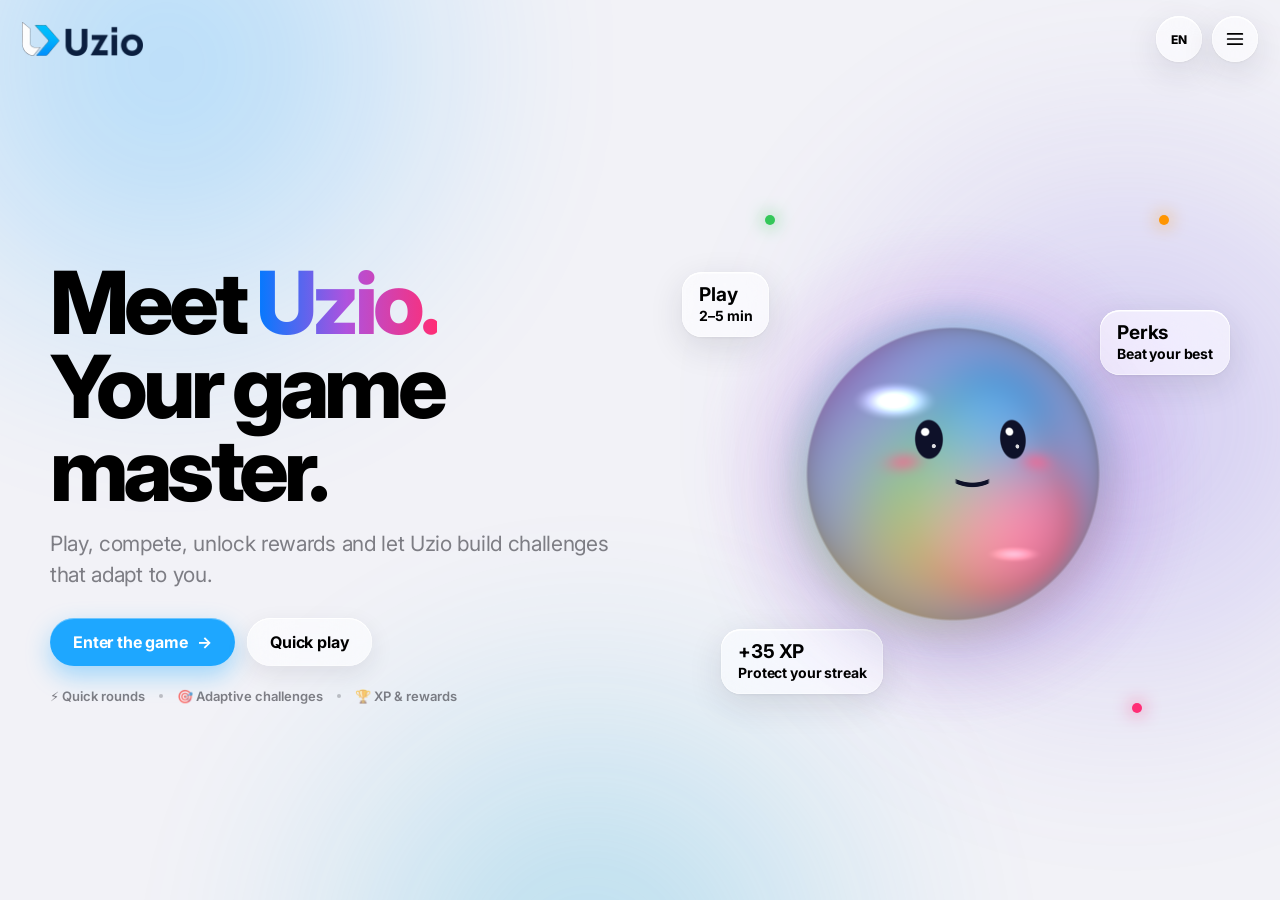
<file: index.html>
<!doctype html>
<html lang="en">
<head>
<meta charset="utf-8">
<meta name="viewport" content="width=device-width,initial-scale=1,viewport-fit=cover">
<title>Uzio</title>
<meta name="theme-color" content="#f2f2f7">
<link rel="icon" href="favicon.ico" sizes="any">
<link rel="icon" type="image/png" sizes="32x32" href="assets/favicon-32.png">
<link rel="icon" type="image/png" sizes="192x192" href="assets/favicon-192.png">
<link rel="apple-touch-icon" href="assets/apple-touch-icon.png">
<meta property="og:title" content="Uzio">
<meta property="og:image" content="assets/uzio-logo.png">
<link rel="preconnect" href="https://fonts.googleapis.com">
<link rel="preconnect" href="https://fonts.gstatic.com" crossorigin>
<link rel="stylesheet" href="https://fonts.googleapis.com/css2?family=Inter:wght@400;500;600;700;800&display=swap">
<script>try{var t=localStorage.getItem('uzio-theme');if(t==='light'||t==='dark')document.documentElement.setAttribute('data-theme',t)}catch(e){}</script>
<link rel="stylesheet" href="landing.css">
<link rel="stylesheet" href="uzio-ai.css">
<link rel="stylesheet" href="uzio-cursor.css">
</head>
<body>
<div class="wallpaper" aria-hidden="true"><i></i><i></i><i></i></div>
<div class="shell">
  <header class="topbar">
    <a class="brand" href="#" aria-label="Uzio"><img class="brand-logo logo-light" src="assets/uzio-logo-dark.png" alt="Uzio"><img class="brand-logo logo-dark" src="assets/uzio-logo.png" alt="Uzio"><img class="brand-icon" src="assets/favicon-192.png" alt="Uzio"></a>
    <div class="actions">
      <div class="pop" id="langPop">
        <button class="round-btn glass lang-btn" id="langBtn" type="button" aria-expanded="false" aria-controls="langMenu"><span id="langCode">EN</span></button>
        <div class="menu glass" id="langMenu" inert>
          <button class="menu-item" type="button" data-lang="en" aria-current="true"><span class="flag">🇬🇧</span><span>English</span><span class="check">✓</span></button>
          <button class="menu-item" type="button" data-lang="tr"><span class="flag">🇹🇷</span><span>Türkçe</span><span class="check">✓</span></button>
          <button class="menu-item" type="button" data-lang="fr"><span class="flag">🇫🇷</span><span>Français</span><span class="check">✓</span></button>
          <button class="menu-item" type="button" data-lang="de"><span class="flag">🇩🇪</span><span>Deutsch</span><span class="check">✓</span></button>
        </div>
      </div>
      <div class="pop" id="morePop">
        <button class="round-btn glass" id="moreBtn" type="button" aria-label="Open menu" aria-expanded="false" aria-controls="moreMenu"><svg viewBox="0 0 24 24"><path d="M4 6.5h16M4 12h16M4 17.5h16"/></svg></button>
        <div class="menu glass" id="moreMenu" inert>
          <a class="menu-item" href="main-page.html" id="menuEnter">Enter the game</a>
          <button class="menu-item theme-row" type="button" id="themeToggle"><span id="themeLabel">Dark mode</span><span class="switch" aria-hidden="true"><i></i></span></button>
        </div>
      </div>
    </div>
  </header>

  <main class="hero">
    <section class="copy">
      <h1 id="headline">Meet <span class="grad">Uzio.</span><br>Your game master.</h1>
      <p class="lead" id="lead">Play, compete, unlock rewards and let Uzio build challenges that adapt to you.</p>
      <div class="ctas">
        <a class="btn primary" href="main-page.html#home" id="startBtn">Enter the game <span aria-hidden="true">→</span></a>
        <a class="btn secondary" href="main-page.html#play" id="tryBtn">Quick play</a>
      </div>
      <div class="proof" aria-label="Highlights">
        <span id="proof1">⚡ Quick rounds</span><span class="dot"></span><span id="proof2">🎯 Adaptive challenges</span><span class="dot"></span><span id="proof3">🏆 XP &amp; rewards</span>
      </div>
    </section>

    <section class="visual" aria-label="Uzio character">
      <div class="halo"></div>
      <div class="bubble glass b1"><b>Play</b><span id="bubble1">2–5 min</span></div>
      <div class="bubble glass b2"><b>Perks</b><span id="bubble2">Beat your best</span></div>
      <div class="bubble glass b3"><b>+35 XP</b><span id="bubble3">Protect your streak</span></div>
      <div class="spark s1"></div><div class="spark s2"></div><div class="spark s3"></div>
      <a class="uzio-orb" href="main-page.html#uzio-ai" aria-label="Open Uzio AI">
        <span class="orb-body" id="orbBody">
          <canvas id="uzioOrb" width="512" height="512" aria-hidden="true"></canvas>
          <span class="orb-fx" aria-hidden="true"><span class="hat" id="orbHat"></span></span>
        </span>
      </a>
    </section>
  </main>
</div>
<script src="landing.js"></script>
<script src="uzio-cursor.js"></script>
<script src="uzio-ai.js"></script>
</body>
</html>
</file>
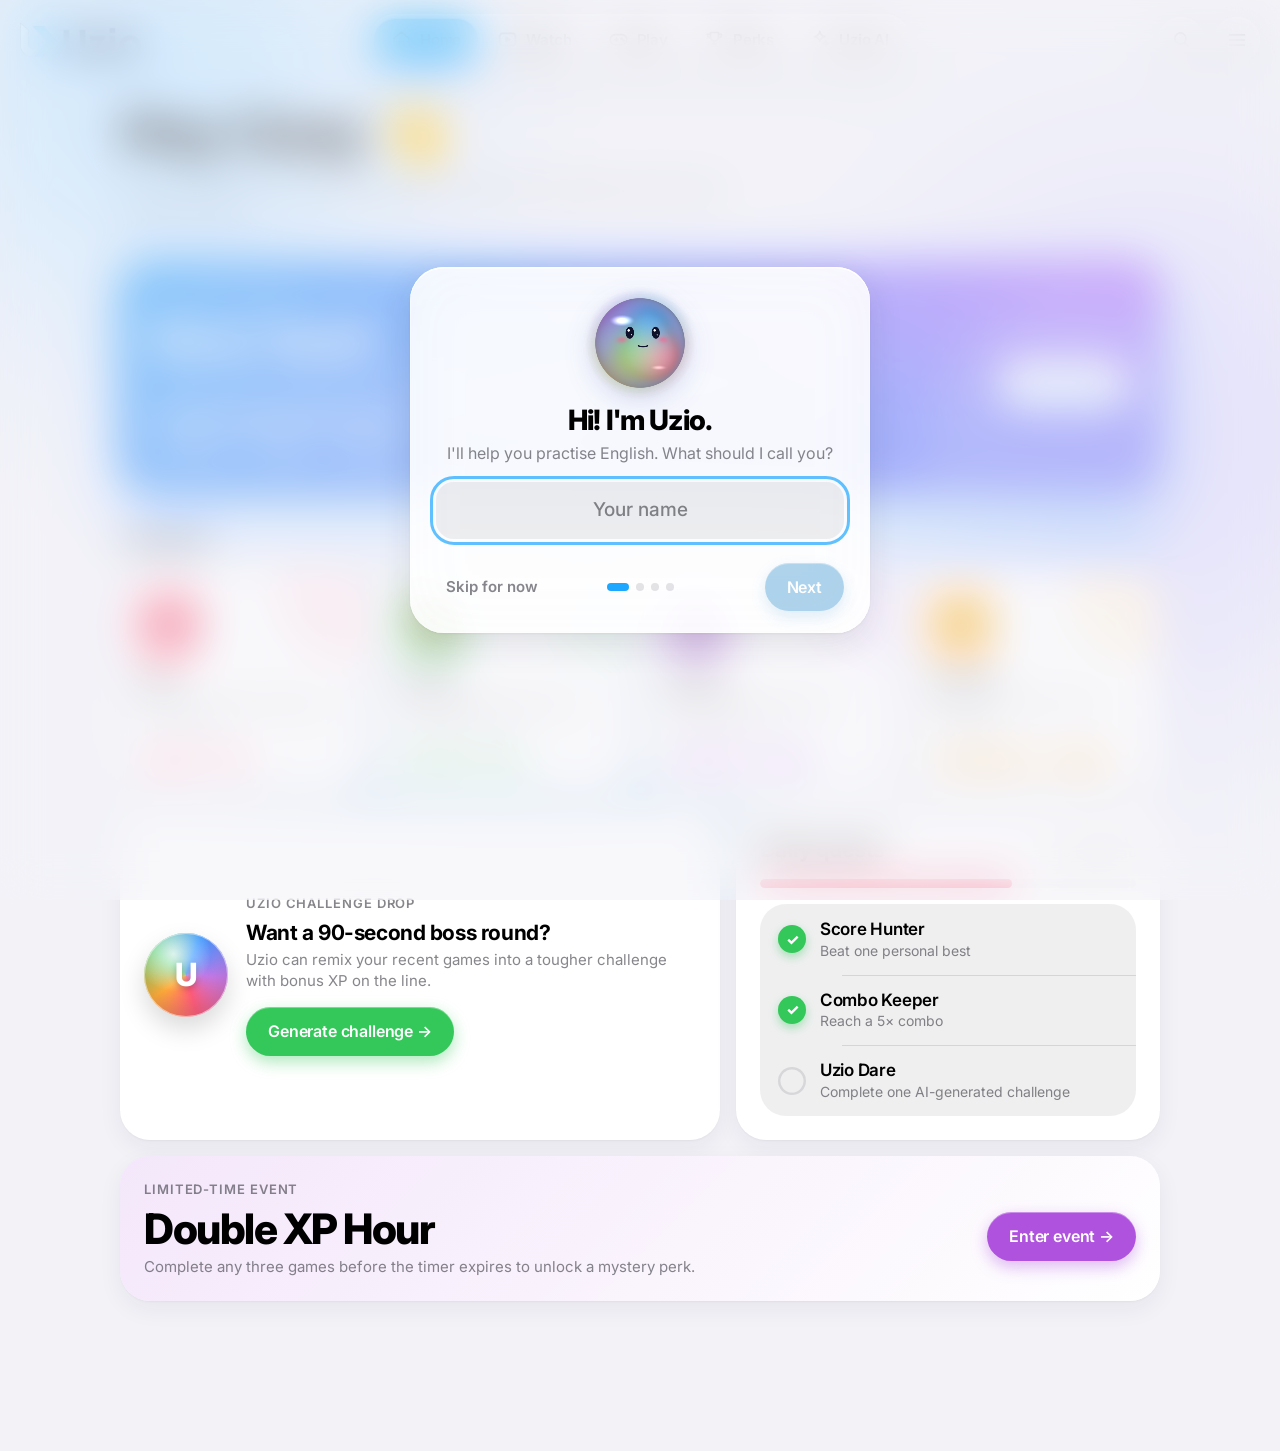
<file: main-page.html>
<!doctype html>
<html lang="en">
<head>
<meta charset="utf-8">
<meta name="viewport" content="width=device-width,initial-scale=1,viewport-fit=cover">
<title>Uzio</title>
<meta name="theme-color" content="#f2f2f7">
<link rel="icon" href="favicon.ico" sizes="any">
<link rel="icon" type="image/png" sizes="32x32" href="assets/favicon-32.png">
<link rel="icon" type="image/png" sizes="192x192" href="assets/favicon-192.png">
<link rel="apple-touch-icon" href="assets/apple-touch-icon.png">
<meta property="og:title" content="Uzio">
<meta property="og:image" content="assets/uzio-logo.png">
<link rel="preconnect" href="https://fonts.googleapis.com">
<link rel="preconnect" href="https://fonts.gstatic.com" crossorigin>
<link rel="stylesheet" href="https://fonts.googleapis.com/css2?family=Inter:wght@400;500;600;700;800&display=swap">
<script>try{var t=localStorage.getItem('uzio-theme');if(t==='light'||t==='dark')document.documentElement.setAttribute('data-theme',t)}catch(e){}</script>
<link rel="stylesheet" href="style.css">
<link rel="stylesheet" href="uzio-ai.css">
<link rel="stylesheet" href="uzio-cursor.css">
</head>
<body>

<div class="wallpaper" aria-hidden="true"><i></i><i></i><i></i></div>
<svg width="0" height="0" style="position:absolute" aria-hidden="true" focusable="false">
  <defs>
    <filter id="goo" x="-20%" y="-60%" width="140%" height="220%" color-interpolation-filters="sRGB">
      <feGaussianBlur in="SourceGraphic" stdDeviation="7" result="blur"/>
      <feColorMatrix in="blur" mode="matrix" values="1 0 0 0 0  0 1 0 0 0  0 0 1 0 0  0 0 0 20 -8"/>
    </filter>
  </defs>
</svg>

<header class="bar" id="bar">
  <a class="brand" href="#home" aria-label="Uzio home"><img class="brand-logo logo-light" src="assets/uzio-logo-dark.png" alt="Uzio"><img class="brand-logo logo-dark" src="assets/uzio-logo.png" alt="Uzio"><img class="brand-icon" src="assets/favicon-192.png" alt="Uzio"></a>

  <nav class="tabs glass" id="tabs" aria-label="Main">
    <span class="dropwrap" aria-hidden="true"><i class="d-from"></i><i class="d-bridge"></i><i class="d-head"></i></span>
    <a class="tab" href="#home" data-view="home" style="--c:#1ea7ff">
      <svg viewBox="0 0 24 24" aria-hidden="true"><path d="M3.5 10.8 12 3.5l8.5 7.3V19a1.5 1.5 0 0 1-1.5 1.5h-4.2v-6H9.2v6H5A1.5 1.5 0 0 1 3.5 19z"/></svg><span>Home</span></a>
    <a class="tab" href="#watch" data-view="watch" style="--c:#b44dff">
      <svg viewBox="0 0 24 24" aria-hidden="true"><rect x="3" y="5" width="18" height="14" rx="3.5"/><path d="m10.2 9.4 4.4 2.6-4.4 2.6z" fill="currentColor"/></svg><span>Watch</span></a>
    <a class="tab" href="#play" data-view="play" style="--c:#ff2d75">
      <svg viewBox="0 0 24 24" aria-hidden="true"><rect x="2.5" y="6.5" width="19" height="11.5" rx="5.75"/><path d="M7.5 12.2h4M9.5 10.2v4"/><circle cx="15.6" cy="11.2" r=".8" fill="currentColor"/><circle cx="17.9" cy="13.4" r=".8" fill="currentColor"/></svg><span>Play</span></a>
    <a class="tab" href="#perks" data-view="perks" style="--c:#b8ff1f">
      <svg viewBox="0 0 24 24" aria-hidden="true"><path d="M7.5 4h9v5.2a4.5 4.5 0 0 1-9 0zM7.5 6H4v1a3.2 3.2 0 0 0 3.8 3.1M16.5 6H20v1a3.2 3.2 0 0 1-3.8 3.1M12 13.7V17M8.5 20h7M9.8 17h4.4"/></svg><span>Perks</span></a>
    <a class="tab" href="#uzio-ai" data-view="uzio-ai" style="--c:#ffa11a">
      <svg viewBox="0 0 24 24" aria-hidden="true"><path d="M11.2 2.8c.62 3.42 2.48 5.28 5.9 5.9-3.42.62-5.28 2.48-5.9 5.9-.62-3.42-2.48-5.28-5.9-5.9 3.42-.62 5.28-2.48 5.9-5.9Z"/><path d="M18.1 13.7c.32 1.8 1.28 2.76 3.08 3.08-1.8.32-2.76 1.28-3.08 3.08-.32-1.8-1.28-2.76-3.08-3.08 1.8-.32 2.76-1.28 3.08-3.08Z"/></svg><span>Uzio AI</span></a>
  </nav>

  <div class="actions">

    <div class="search-pill glass" id="searchPill" role="search">
      <button class="search-btn" id="searchBtn" type="button" aria-label="Search" title="Search">
        <svg viewBox="0 0 24 24" aria-hidden="true"><circle cx="10.8" cy="10.8" r="6.3"/><path d="m15.5 15.5 4.2 4.2"/></svg>
      </button>
      <input class="search-input" id="searchInput" type="search" placeholder="Search" autocomplete="off" aria-label="Search">
    </div>

    <div class="acct" id="acct">
    <button class="round-btn glass" id="acctBtn" type="button" aria-label="Open account menu" aria-expanded="false" aria-controls="menu">
      <svg viewBox="0 0 24 24" aria-hidden="true"><path class="hl" d="M4 6.5h16"/><path class="hl" d="M4 12h16"/><path class="hl" d="M4 17.5h16"/></svg>
    </button>
    <div class="menu glass" id="menu" inert>
      <div class="menu-head"><span class="avatar" id="menuAvatar">U</span><div><b id="menuName">Uzay</b><small>Level 7 · Explorer</small></div></div>
      <hr>
      <button class="menu-item" type="button" data-menu="Account">Account
        <svg viewBox="0 0 24 24"><circle cx="12" cy="8" r="4"/><path d="M4.5 21a7.5 7.5 0 0 1 15 0"/></svg></button>
      <button class="menu-item" type="button" data-menu="Settings">Settings
        <svg viewBox="0 0 24 24"><circle cx="12" cy="12" r="3"/><path d="M12 2.8v2.4M12 18.8v2.4M2.8 12h2.4M18.8 12h2.4M5.5 5.5l1.7 1.7M16.8 16.8l1.7 1.7M5.5 18.5l1.7-1.7M16.8 7.2l1.7-1.7"/></svg></button>
      <button class="menu-item" type="button" data-menu="My Plan">My Plan
        <svg viewBox="0 0 24 24"><rect x="3" y="5" width="18" height="14" rx="3"/><path d="M3 10h18M7 15h4"/></svg></button>
      <button class="menu-item" type="button" id="replayOnb">Replay welcome
        <svg viewBox="0 0 24 24"><path d="M4 12a8 8 0 1 0 2.6-5.9"/><path d="M4 4v4.5h4.5"/></svg></button>
      <hr>
      <div class="menu-lang" id="menuLang">
        <button class="menu-item menu-lang-toggle" type="button" id="menuLangBtn" aria-expanded="false" aria-controls="langMenu">
          <span id="menuLangLabel">Language</span><span class="menu-lang-code" id="langCode">EN</span>
        </button>
        <div class="menu-lang-options" id="langMenu" hidden>
          <button class="menu-item lang-option" type="button" data-lang="en"><span class="flag">🇬🇧</span><span class="lang-name">English</span><span class="lang-check">✓</span></button>
          <button class="menu-item lang-option" type="button" data-lang="tr"><span class="flag">🇹🇷</span><span class="lang-name">Türkçe</span><span class="lang-check">✓</span></button>
          <button class="menu-item lang-option" type="button" data-lang="fr"><span class="flag">🇫🇷</span><span class="lang-name">Français</span><span class="lang-check">✓</span></button>
          <button class="menu-item lang-option" type="button" data-lang="de"><span class="flag">🇩🇪</span><span class="lang-name">Deutsch</span><span class="lang-check">✓</span></button>
        </div>
      </div>
      <hr>
      <div class="menu-item" style="cursor:default"><span>Dark mode</span>
        <button id="themeToggle" class="switch" type="button" role="switch" aria-checked="false" aria-label="Dark mode">
          <span class="track t-day"></span><span class="track t-night"></span>
          <span class="stars"><i></i><i></i><i></i><i></i><i></i></span>
          <span class="clouds"><i></i><i></i></span>
          <span class="knob">
            <svg class="ic s" viewBox="0 0 24 24" aria-hidden="true"><circle cx="12" cy="12" r="4"/><path d="M12 2v2M12 20v2M2 12h2M20 12h2M4.9 4.9l1.4 1.4M17.7 17.7l1.4 1.4M4.9 19.1l1.4-1.4M17.7 6.3l1.4-1.4"/></svg>
            <svg class="ic m" viewBox="0 0 24 24" aria-hidden="true"><path d="M21 12.8A9 9 0 1 1 11.2 3a7 7 0 0 0 9.8 9.8z"/></svg>
          </span>
        </button></div>
    </div>
  </div>
  </div>
</header>

<main>
  <section class="large" id="view" aria-live="polite">
    <h1 class="t" id="title">Hey Uzay 👋</h1>
    <p class="t" id="blurb"></p>
  </section>
  <div class="panel" id="panel"></div>
</main>

<a class="uzio-orb" href="#uzio-ai" aria-label="Open Uzio AI">
  <span class="orb-label glass">Open Uzio AI</span>
  <span class="orb-body" id="orbBody">
    <canvas id="uzioOrb" width="512" height="512" aria-hidden="true"></canvas>
    <span class="orb-fx" aria-hidden="true"><span class="hat" id="orbHat"></span></span>
  </span>
</a>

<div class="onb" id="onb" role="dialog" aria-modal="true" aria-labelledby="onbTitle" inert>
  <div class="onb-card glass">
    <div class="uzio-mini onb-orb" aria-hidden="true"><span>U</span></div>
    <div id="onbBody"></div>
    <div class="onb-foot"><span id="onbLeft"></span><span class="dots" id="onbDots" aria-hidden="true"><i></i><i></i><i></i><i></i></span><span id="onbRight"></span></div>
  </div>
</div>

<div class="toast" id="toast" role="status"></div>

<button class="back-top glass" id="backTop" type="button" aria-label="Back to top">
  <svg viewBox="0 0 24 24" aria-hidden="true"><path d="m6 14 6-6 6 6"/></svg>
  <span>Back to top</span>
</button>

<script src="script.js"></script>
<script src="uzio-cursor.js"></script>
<script src="uzio-ai.js"></script>
</body>
</html>
</file>
<file: landing.css>
@property --accent { syntax:'<color>'; inherits:true; initial-value:#1ea7ff; }
:root{
  color-scheme:light;
  --font:"SF Pro Display","SF Pro Text",-apple-system,BlinkMacSystemFont,"Inter",system-ui,sans-serif;
  --spring:cubic-bezier(.32,1.25,.45,1); --smooth:cubic-bezier(.32,.72,0,1);
  --bg:#f2f2f7; --card:#fff; --fg:#000; --fg2:rgba(60,60,67,.64);
  --fill:rgba(120,120,128,.12); --fill2:rgba(120,120,128,.2); --sep:rgba(60,60,67,.14);
  --glass:rgba(255,255,255,.58); --glass-edge:rgba(255,255,255,.75); --spec:rgba(255,255,255,.95);
  --glass-shadow:0 10px 34px rgba(30,30,60,.12),0 1px 3px rgba(0,0,0,.06);
  --blue:#007AFF; --pink:#FF2D75; --green:#34C759; --purple:#AF52DE; --orange:#FF9500; --teal:#30B0C7;
  --accent:#1ea7ff; --night:0;
}
@media(prefers-color-scheme:dark){:root:not([data-theme="light"]){color-scheme:dark;--bg:#000;--card:#1c1c1e;--fg:#fff;--fg2:rgba(235,235,245,.64);--fill:rgba(120,120,128,.24);--fill2:rgba(120,120,128,.36);--sep:rgba(84,84,88,.6);--glass:rgba(58,58,62,.5);--glass-edge:rgba(255,255,255,.16);--spec:rgba(255,255,255,.28);--glass-shadow:0 12px 40px rgba(0,0,0,.55),0 1px 3px rgba(0,0,0,.4);--night:1}}
:root[data-theme="dark"]{color-scheme:dark;--bg:#000;--card:#1c1c1e;--fg:#fff;--fg2:rgba(235,235,245,.64);--fill:rgba(120,120,128,.24);--fill2:rgba(120,120,128,.36);--sep:rgba(84,84,88,.6);--glass:rgba(58,58,62,.5);--glass-edge:rgba(255,255,255,.16);--spec:rgba(255,255,255,.28);--glass-shadow:0 12px 40px rgba(0,0,0,.55),0 1px 3px rgba(0,0,0,.4);--night:1}
*{box-sizing:border-box;-webkit-tap-highlight-color:transparent}
html,body{margin:0;width:100%;height:100%;overflow:hidden}
body{font-family:var(--font);background:var(--bg);color:var(--fg);-webkit-font-smoothing:antialiased;text-rendering:optimizeLegibility}
button,a{font:inherit;color:inherit}
:focus-visible{outline:3px solid color-mix(in srgb,var(--accent) 70%,transparent);outline-offset:3px}
.wallpaper{position:fixed;inset:0;z-index:-2;overflow:hidden;pointer-events:none}
.wallpaper i{position:absolute;width:62vmax;height:62vmax;border-radius:50%;filter:blur(82px);opacity:.33}
.wallpaper i:nth-child(1){left:-18vmax;top:-26vmax;background:radial-gradient(circle,var(--accent),transparent 66%);animation:d1 22s ease-in-out infinite alternate}
.wallpaper i:nth-child(2){right:-19vmax;top:2vmax;background:radial-gradient(circle,color-mix(in srgb,var(--accent) 30%,var(--purple)),transparent 66%);animation:d2 27s ease-in-out infinite alternate}
.wallpaper i:nth-child(3){left:15vmax;bottom:-36vmax;background:radial-gradient(circle,color-mix(in srgb,var(--accent) 35%,var(--teal)),transparent 66%);animation:d3 25s ease-in-out infinite alternate}
@keyframes d1{to{translate:18vmax 12vmax;scale:1.16}}@keyframes d2{to{translate:-15vmax 8vmax;scale:.9}}@keyframes d3{to{translate:14vmax -10vmax;scale:1.14}}
.glass{background:var(--glass);-webkit-backdrop-filter:blur(30px) saturate(1.9);backdrop-filter:blur(30px) saturate(1.9);box-shadow:inset 0 0 0 .5px var(--glass-edge),inset 0 1.5px 0 var(--spec),inset 0 -1px 0 rgba(255,255,255,.08),var(--glass-shadow)}
.shell{height:100dvh;display:grid;grid-template-rows:auto 1fr;padding:0 max(22px,env(safe-area-inset-right)) max(18px,env(safe-area-inset-bottom)) max(22px,env(safe-area-inset-left))}
.topbar{position:relative;z-index:30;display:grid;grid-template-columns:1fr auto;align-items:center;padding:calc(16px + env(safe-area-inset-top)) 0 12px}
.brand{display:flex;align-items:center;gap:10px;text-decoration:none;font-size:19px;font-weight:700;letter-spacing:-.02em;width:max-content}
.brand-mark{width:36px;height:36px;border-radius:12px;display:grid;place-items:center;background:linear-gradient(160deg,color-mix(in srgb,var(--accent) 70%,#fff),var(--accent));color:#0b0e1d;font-weight:800;font-size:19px;box-shadow:inset 0 1px 0 rgba(255,255,255,.5),0 4px 12px color-mix(in srgb,var(--accent) 45%,transparent)}
.actions{display:flex;gap:10px;align-items:center}.round-btn{width:46px;height:46px;padding:0;border:0;border-radius:50%;display:grid;place-items:center;cursor:pointer;transition:transform .4s var(--spring)}.round-btn:hover{filter:brightness(1.03)}.round-btn:active{transform:scale(.92)}.round-btn svg{width:22px;height:22px;fill:none;stroke:currentColor;stroke-width:1.9;stroke-linecap:round;stroke-linejoin:round}.round-btn.lang-btn{font-size:12px;font-weight:800;letter-spacing:.04em}
.pop{position:relative}.menu{position:absolute;right:0;top:calc(100% + 10px);width:230px;padding:8px;border-radius:26px;opacity:0;visibility:hidden;pointer-events:none;transform:translateY(-8px) scale(.92);transform-origin:top right;transition:opacity .2s ease,transform .45s var(--spring),visibility .2s}.pop.open .menu{opacity:1;visibility:visible;pointer-events:auto;transform:none}
.menu-item{width:100%;display:flex;align-items:center;gap:12px;padding:12px;border:0;border-radius:16px;background:transparent;cursor:pointer;text-align:left;font-size:15px;font-weight:600;text-decoration:none}.menu-item:hover{background:var(--fill)}.flag{width:26px;text-align:center;font-size:18px}.menu-item .check{margin-left:auto;color:var(--accent);opacity:0}.menu-item[aria-current="true"]{background:color-mix(in srgb,var(--accent) 12%,transparent)}.menu-item[aria-current="true"] .check{opacity:1}.menu hr{border:0;height:.5px;background:var(--sep);margin:6px 12px}.theme-row{justify-content:space-between}.switch{width:44px;height:24px;border:1px solid color-mix(in srgb,var(--fg) 20%,transparent);border-radius:99px;background:linear-gradient(180deg,#74c9ff,#d6efff);position:relative;padding:0;cursor:pointer;overflow:hidden}.switch:before{content:"";position:absolute;inset:0;background:linear-gradient(180deg,#15204f,#070b24);opacity:var(--night);transition:opacity .5s}.switch i{position:absolute;top:3px;left:3px;width:16px;height:16px;border-radius:50%;background:#fff;box-shadow:0 1px 4px rgba(0,0,0,.35);transform:translateX(calc(var(--night) * 20px));transition:transform .4s var(--spring)}
.hero{min-height:0;display:grid;grid-template-columns:minmax(0,1.02fr) minmax(340px,.98fr);gap:clamp(18px,4vw,70px);align-items:center;width:min(1180px,100%);margin:0 auto;padding:clamp(12px,3vh,28px) 0 clamp(20px,4vh,46px)}
.copy{align-self:center;max-width:650px}
h1{margin:18px 0 16px;font-size:clamp(46px,6.8vw,88px);line-height:.96;letter-spacing:-.055em;font-weight:800;text-wrap:balance}h1 .grad{background:linear-gradient(90deg,var(--blue),var(--purple),var(--pink));-webkit-background-clip:text;background-clip:text;color:transparent}
.lead{margin:0;max-width:52ch;color:var(--fg2);font-size:clamp(17px,1.8vw,21px);line-height:1.48;letter-spacing:-.015em}.ctas{display:flex;align-items:center;gap:12px;flex-wrap:wrap;margin-top:28px}.btn{display:inline-flex;align-items:center;justify-content:center;gap:9px;padding:14px 23px;border:0;border-radius:999px;text-decoration:none;cursor:pointer;font-size:16px;font-weight:700;letter-spacing:-.01em;transition:transform .4s var(--spring),filter .2s ease}.btn:hover{filter:brightness(1.04)}.btn:active{transform:scale(.95)}.primary{background:var(--accent);color:#fff;box-shadow:inset 0 1px 0 rgba(255,255,255,.35),0 10px 24px color-mix(in srgb,var(--accent) 38%,transparent)}.secondary{background:var(--glass);-webkit-backdrop-filter:blur(22px) saturate(1.7);backdrop-filter:blur(22px) saturate(1.7);box-shadow:inset 0 0 0 .5px var(--glass-edge),inset 0 1px 0 var(--spec),0 8px 24px rgba(30,30,60,.09)}.proof{display:flex;gap:14px;align-items:center;margin-top:22px;color:var(--fg2);font-size:13px;font-weight:600;flex-wrap:wrap}.proof span{display:flex;gap:6px;align-items:center}.dot{width:4px;height:4px;border-radius:50%;background:var(--fg2);opacity:.45}
.visual{position:relative;height:min(70vh,650px);min-height:420px;display:grid;place-items:center;isolation:isolate}.halo{position:absolute;width:min(42vw,510px);aspect-ratio:1;border-radius:50%;background:radial-gradient(circle,color-mix(in srgb,var(--accent) 25%,transparent) 0 34%,color-mix(in srgb,var(--purple) 12%,transparent) 48%,transparent 70%);filter:blur(10px);animation:pulse 5s ease-in-out infinite}@keyframes pulse{50%{transform:scale(1.08);opacity:.82}}
.uzio-orb{position:relative;z-index:5;display:block;width:min(34vw,390px);aspect-ratio:1;color:var(--fg);text-decoration:none;outline:none;cursor:pointer}
.orb-body{position:relative;display:block;width:100%;height:100%;animation:orbfloat 4.2s ease-in-out infinite;filter:drop-shadow(0 24px 34px rgba(60,70,150,.24));transform-origin:center}
.uzio-orb canvas{display:block;width:100%;height:100%}.orb-fx{position:absolute;inset:0;pointer-events:none;overflow:visible}.hat{display:none!important}.hat svg{display:block;width:100%;height:100%;overflow:visible}.hat .prop{transform-box:fill-box;transform-origin:center;animation:propspin .38s linear infinite}@keyframes propspin{0%{transform:scaleX(1)}50%{transform:scaleX(-1)}100%{transform:scaleX(1)}}
.uzio-orb.no-gl canvas{background:conic-gradient(from 0deg,#1ea7ff,#ff2d75,#b8ff1f,#b44dff,#ffa11a,#1ea7ff);clip-path:circle(37%)}@keyframes orbfloat{50%{transform:translateY(-12px)}}
.bubble{position:absolute;padding:13px 17px;border-radius:20px;font-size:14px;font-weight:700;letter-spacing:-.01em;animation:bob 5s ease-in-out infinite}.bubble b{display:block;font-size:19px;line-height:1.05;margin-bottom:2px}.b1{left:1%;top:18%;animation-delay:-1s}.b2{right:0;top:24%;animation-delay:-2.4s}.b3{left:8%;bottom:15%;animation-delay:-3.2s}@keyframes bob{50%{transform:translateY(-8px) rotate(1deg)}}
.spark{position:absolute;width:10px;height:10px;border-radius:50%;background:var(--c);box-shadow:0 0 18px var(--c);animation:tw 2.4s ease-in-out infinite alternate}.s1{--c:var(--pink);right:16%;bottom:12%}.s2{--c:var(--green);left:16%;top:9%;animation-delay:-1.1s}.s3{--c:var(--orange);right:11%;top:9%;animation-delay:-.5s}@keyframes tw{to{opacity:.25;transform:scale(.6)}}
@media(max-width:820px){.shell{padding-left:18px;padding-right:18px}.hero{grid-template-columns:1fr;gap:0;text-align:center;padding-top:4px;padding-bottom:14px}.copy{margin:auto;z-index:2}h1{font-size:clamp(42px,12vw,68px);margin:12px 0 12px}.lead{font-size:16px;max-width:38ch;margin:auto}.ctas,.proof{justify-content:center}.ctas{margin-top:20px}.visual{height:36vh;min-height:245px;margin-top:-8px}.uzio-orb{width:min(56vw,280px)}.halo{width:min(70vw,350px)}.bubble{padding:9px 12px;font-size:11px;border-radius:15px}.bubble b{font-size:15px}.b1{left:4%;top:10%}.b2{right:3%;top:16%}.b3{left:10%;bottom:7%}.proof{margin-top:14px;font-size:11.5px}}
@media(max-width:480px){.topbar{padding-top:calc(10px + env(safe-area-inset-top));padding-bottom:6px}.brand span:last-child{display:none}.round-btn{width:42px;height:42px}.hero{padding-top:0}h1{font-size:clamp(40px,12.8vw,58px);margin-top:2px}.lead{font-size:14.5px;line-height:1.4}.ctas{margin-top:16px}.btn{padding:12px 18px;font-size:14px}.proof{display:none}.visual{height:38vh;min-height:220px}.uzio-orb{width:min(62vw,245px)}.b3{display:none}}
@media(max-height:720px) and (min-width:821px){h1{font-size:clamp(44px,6vw,68px);margin:12px 0}.lead{font-size:17px}.visual{height:64vh;min-height:360px}.uzio-orb{width:min(31vw,330px)}.ctas{margin-top:20px}.proof{margin-top:14px}}

/* ---------- Magnetic hover: landing page only ---------- */
@media (hover:hover) and (pointer:fine){
  .magnetic{will-change:transform;transform-style:preserve-3d;transition:transform .42s var(--spring),filter .2s ease,box-shadow .25s ease}
  .magnetic.is-magnetic{transition:transform .10s ease-out,filter .2s ease,box-shadow .25s ease}
  .btn.magnetic:hover{filter:brightness(1.04)}
}

@media(prefers-reduced-motion:reduce){*,*::before,*::after{animation-duration:.01ms!important;animation-iteration-count:1!important;transition-duration:.01ms!important}}

.brand-logo{height:34px;width:auto;display:block}
.brand-icon{display:none;width:36px;height:36px}
@media(max-width:480px){.brand-logo{display:none}.brand-icon{display:block}}

/* logo: dark wordmark on light theme, white wordmark on dark theme */
.logo-dark{display:none}
@media(prefers-color-scheme:dark){:root:not([data-theme="light"]) .logo-light{display:none}:root:not([data-theme="light"]) .logo-dark{display:block}}
:root[data-theme="dark"] .logo-light{display:none}
:root[data-theme="dark"] .logo-dark{display:block}
@media(max-width:480px){.brand-logo.logo-light,.brand-logo.logo-dark,:root:not([data-theme="light"]) .brand-logo.logo-dark,:root[data-theme="dark"] .brand-logo.logo-dark{display:none}}
</file>
<file: uzio-ai.css>
/* Uzio AI chat panel. Uses the site's own theme variables, so light/dark and accent colours just work. */
.uai {
  --uai-accent: var(--accent, #007AFF);
  position: fixed; z-index: 90;
  right: var(--uai-r, max(14px, env(safe-area-inset-right, 0px)));
  bottom: var(--uai-b, calc(18px + env(safe-area-inset-bottom, 0px)));
  width: min(400px, calc(100vw - 28px));
  height: min(620px, calc(100dvh - 40px));
  display: flex; flex-direction: column; overflow: hidden;
  border-radius: 28px;
  color: var(--fg, #000); font-family: inherit;
  background: color-mix(in srgb, var(--card, #fff) 80%, transparent);
  -webkit-backdrop-filter: blur(34px) saturate(1.8); backdrop-filter: blur(34px) saturate(1.8);
  box-shadow: inset 0 0 0 .5px var(--glass-edge, rgba(255, 255, 255, .7)), inset 0 1.5px 0 var(--spec, rgba(255, 255, 255, .9)),
    var(--glass-shadow, 0 10px 34px rgba(30, 30, 60, .14)), 0 24px 60px color-mix(in srgb, var(--uai-accent) 16%, transparent);
  transform-origin: 90% 100%;
  opacity: 0; visibility: hidden; transform: translateY(18px) scale(.92);
  transition: opacity .25s ease, transform .45s cubic-bezier(.32, 1.25, .45, 1), visibility 0s linear .45s;
}
/* on the game hub the chat grows from the exact spot where the orb sits (--uai-r / --uai-b are measured in JS) */
.uai--hub { height: min(620px, calc(100dvh - var(--uai-b, 18px) - 84px)); }
.uai.open { opacity: 1; visibility: visible; transform: none; transition-delay: 0s; }

.uai-head { display: flex; align-items: center; gap: 12px; padding: 14px 12px 12px 16px; border-bottom: .5px solid var(--sep, rgba(60, 60, 67, .2)); }
/* the header slot holds the real Uzio orb (moved here from the page when the chat opens) */
.uai-av { position: relative; flex: none; width: 64px; height: 64px; margin: -10px -4px -10px -8px; }
.uai-av .orb-body, .uai-fly .orb-body {
  position: absolute; inset: 0; width: 100%; height: 100%; animation: none;
  filter: drop-shadow(0 4px 8px var(--orb-shadow, rgba(60, 70, 150, .25)));
}
/* welcome window: the real orb replaces the old "U" badge */
.onb-orb.has-orb { overflow: visible; background: none; box-shadow: none; animation: none; }
.onb-orb.has-orb::before, .onb-orb.has-orb > span:not(.orb-body) { display: none; }
.onb-orb .orb-body { position: absolute; inset: -14px; width: auto; height: auto; animation: none; filter: drop-shadow(0 8px 14px var(--orb-shadow, rgba(60, 70, 150, .25))); }
.uai-av canvas, .uai-fly canvas, .onb-orb canvas { display: block; width: 100%; height: 100%; }
.uai-fly { position: fixed; z-index: 95; margin: 0; pointer-events: none; transform-origin: 0 0; }
.uai-fly.no-gl canvas, .uai-av.no-gl canvas, .onb-orb.no-gl canvas { background: conic-gradient(from 0deg, #1ea7ff, #ff2d75, #b8ff1f, #b44dff, #ffa11a, #1ea7ff); clip-path: circle(37%); }
.uai-id { flex: 1; min-width: 0; display: grid; gap: 1px; }
.uai-id b { font-size: 17px; font-weight: 700; letter-spacing: -.02em; }
.uai-id small { font-size: 12.5px; color: var(--fg2, rgba(60, 60, 67, .62)); white-space: nowrap; overflow: hidden; text-overflow: ellipsis; }
.uai-ib {
  flex: none; width: 34px; height: 34px; display: grid; place-items: center; border: 0; border-radius: 50%; cursor: pointer;
  background: var(--fill, rgba(120, 120, 128, .12)); color: var(--fg, #000); transition: transform .3s cubic-bezier(.32, 1.25, .45, 1), background .2s;
}
.uai-ib:hover { background: var(--fill2, rgba(120, 120, 128, .2)); transform: scale(1.08); }
.uai-ib svg { width: 17px; height: 17px; fill: none; stroke: currentColor; stroke-width: 2.2; stroke-linecap: round; stroke-linejoin: round; }

.uai-log { flex: 1; overflow-y: auto; overscroll-behavior: contain; padding: 16px 14px 8px; display: flex; flex-direction: column; gap: 10px; scroll-behavior: smooth; }
.uai-msg { max-width: 88%; padding: 10px 14px; border-radius: 20px; font-size: 15px; line-height: 1.42; letter-spacing: -.01em; overflow-wrap: anywhere; animation: uaiIn .35s cubic-bezier(.32, 1.25, .45, 1) both; }
.uai-msg b { font-weight: 700; }
.uai-msg code { font-size: .88em; padding: 1px 6px; border-radius: 6px; background: var(--fill2, rgba(120, 120, 128, .2)); }
.uai-bot { align-self: flex-start; border-bottom-left-radius: 7px; background: var(--fill, rgba(120, 120, 128, .12)); }
.uai-me { align-self: flex-end; border-bottom-right-radius: 7px; color: #fff; background: linear-gradient(160deg, color-mix(in srgb, var(--uai-accent) 75%, #fff), var(--uai-accent)); box-shadow: 0 6px 16px color-mix(in srgb, var(--uai-accent) 32%, transparent); }
.uai-typing { display: flex; gap: 5px; padding: 14px 16px; }
.uai-typing i { width: 7px; height: 7px; border-radius: 50%; background: var(--fg2, rgba(60, 60, 67, .6)); animation: uaiDot 1s ease-in-out infinite; }
.uai-typing i:nth-child(2) { animation-delay: .15s; }
.uai-typing i:nth-child(3) { animation-delay: .3s; }

.uai-extra { margin-top: 10px; }
.uai-actions { display: flex; flex-wrap: wrap; gap: 8px; }
.uai-go {
  display: inline-flex; align-items: center; gap: 6px; padding: 8px 14px; border: 0; border-radius: 99px; cursor: pointer;
  font: inherit; font-size: 14px; font-weight: 650; color: #fff; background: var(--uai-accent);
  box-shadow: inset 0 1px 0 rgba(255, 255, 255, .35), 0 6px 14px color-mix(in srgb, var(--uai-accent) 36%, transparent);
  transition: transform .3s cubic-bezier(.32, 1.25, .45, 1);
}
.uai-go:hover { transform: translateY(-1px) scale(1.03); }

.uai-chips { display: flex; gap: 8px; padding: 6px 14px 10px; overflow-x: auto; scrollbar-width: none; min-height: 0; }
.uai-chips::-webkit-scrollbar { display: none; }
.uai-chips:empty { display: none; }
.uai-chip {
  flex: none; padding: 8px 14px; border: 0; border-radius: 99px; cursor: pointer; font: inherit; font-size: 14px; font-weight: 600; white-space: nowrap;
  color: color-mix(in srgb, var(--uai-accent) 85%, var(--fg, #000)); background: color-mix(in srgb, var(--uai-accent) 14%, transparent);
  transition: transform .3s cubic-bezier(.32, 1.25, .45, 1), background .2s; animation: uaiIn .4s cubic-bezier(.32, 1.25, .45, 1) both;
}
.uai-chip:hover { background: color-mix(in srgb, var(--uai-accent) 24%, transparent); transform: translateY(-1px); }

.uai-form { display: flex; gap: 8px; padding: 6px 12px calc(12px + env(safe-area-inset-bottom, 0px) * 0); align-items: center; }
.uai-input {
  flex: 1; min-width: 0; height: 44px; padding: 0 16px; border: 0; border-radius: 99px; outline: none;
  font: inherit; font-size: 16px; color: var(--fg, #000); background: var(--fill, rgba(120, 120, 128, .12));
  transition: box-shadow .25s;
}
.uai-input::placeholder { color: var(--fg2, rgba(60, 60, 67, .55)); }
.uai-input:focus { box-shadow: 0 0 0 3px color-mix(in srgb, var(--uai-accent) 40%, transparent); }
.uai-mic {
  flex: none; width: 44px; height: 44px; display: grid; place-items: center; border: 0; border-radius: 50%; cursor: pointer;
  color: var(--fg, #000); background: var(--fill, rgba(120, 120, 128, .12));
  transition: transform .3s cubic-bezier(.32, 1.25, .45, 1), background .2s, color .2s;
}
.uai-mic:disabled { opacity: .35; cursor: default; }
.uai-mic:hover:not(:disabled) { transform: scale(1.08); background: var(--fill2, rgba(120, 120, 128, .2)); }
.uai-mic svg { width: 21px; height: 21px; fill: none; stroke: currentColor; stroke-width: 2.1; stroke-linecap: round; stroke-linejoin: round; }
.uai-mic.on, .uai-mic.on:hover:not(:disabled) { color: #fff; background: #ff3b30; animation: uaiPulse 1.4s ease-out infinite; }
.uai-listening .uai-input { box-shadow: 0 0 0 3px rgba(255, 59, 48, .35); }
@keyframes uaiPulse { 0% { box-shadow: 0 0 0 0 rgba(255, 59, 48, .5); } 100% { box-shadow: 0 0 0 14px rgba(255, 59, 48, 0); } }
.uai-send {
  flex: none; width: 44px; height: 44px; display: grid; place-items: center; border: 0; border-radius: 50%; cursor: pointer; color: #fff;
  background: var(--uai-accent); box-shadow: 0 6px 16px color-mix(in srgb, var(--uai-accent) 40%, transparent);
  transition: transform .3s cubic-bezier(.32, 1.25, .45, 1), opacity .2s;
}
.uai-send:hover:not(:disabled) { transform: scale(1.08); }
.uai-send:disabled { opacity: .35; cursor: default; box-shadow: none; }
.uai-send svg { width: 20px; height: 20px; fill: none; stroke: currentColor; stroke-width: 2.4; stroke-linecap: round; stroke-linejoin: round; }
.uai :focus-visible { outline: 3px solid color-mix(in srgb, var(--uai-accent) 70%, transparent); outline-offset: 2px; }

/* the orb glows a little while the chat is open */
.uzio-orb.uai-active { pointer-events: none; }
.uzio-orb.uai-active .orb-label { opacity: 0 !important; }

@keyframes uaiIn { from { opacity: 0; transform: translateY(8px) scale(.96); } to { opacity: 1; transform: none; } }
@keyframes uaiDot { 0%, 80%, 100% { transform: translateY(0); opacity: .4; } 40% { transform: translateY(-5px); opacity: 1; } }

/* landing page: the orb isn't fixed there, so the panel docks bottom-right */
@media (max-width: 640px) {
  .uai { right: var(--uai-r, 10px); width: calc(100vw - 20px - (var(--uai-r, 10px) - 10px)); border-radius: 26px; }
  .uai--hub { height: min(640px, calc(100dvh - var(--uai-b, 18px) - 84px)); }
  .uai:not(.uai--hub) { height: min(640px, calc(100dvh - 24px)); bottom: calc(10px + env(safe-area-inset-bottom, 0px)); }
}
@media (prefers-reduced-motion: reduce) {
  .uai, .uai-msg, .uai-chip { transition: opacity .15s linear; animation: none; transform: none; }
  .uai-typing i, .uai-mic.on { animation: none; }
}

/* ======================================================================
   Uzio's Room (Uzio AI tab): one fixed screen. A big floating orb, one slim glass chat bar under it.
   No frame, no floor, no title. The layout switch lives in style.css (body.is-room).
   ====================================================================== */
.uzio-orb.away { display: none !important; } /* the corner chatbot is removed while the room is open */

.room { --room-accent: var(--accent, #ffa11a); flex: 1; min-height: 0; width: 100%; display: flex; flex-direction: column; align-items: center; gap: 6px; animation: uaiIn .5s cubic-bezier(.32, 1.25, .45, 1) both; }

/* the stage is just the free space above the chat: the orb scales to it */
.room-stage { position: relative; flex: 1; min-height: 0; width: 100%; container-type: size; }
.room-glow {
  position: absolute; left: 50%; top: 50%; width: min(96cqh, 100cqw); aspect-ratio: 1; transform: translate(-50%, -50%); z-index: 0; border-radius: 50%; pointer-events: none;
  background: radial-gradient(circle, color-mix(in srgb, var(--room-accent) 34%, transparent), transparent 68%);
  animation: roomBreath 4.2s ease-in-out infinite;
}
/* the canvas has transparent margins around the glass sphere, so the box is a bit bigger than the stage */
.room-orb { position: absolute; left: 50%; top: 50%; width: min(60dvh, 100%); width: min(122cqh, 100cqw, 760px); aspect-ratio: 1; transform: translate(-50%, -50%); z-index: 2; cursor: pointer; }
.room-orb .orb-body { position: absolute; inset: 0; width: 100%; height: 100%; animation: orbfloat 4.2s ease-in-out infinite; filter: drop-shadow(0 18px 22px var(--orb-shadow, rgba(60, 70, 150, .3))); }
.room-orb canvas { display: block; width: 100%; height: 100%; }
.room-orb.no-gl canvas { background: conic-gradient(from 0deg, #1ea7ff, #ff2d75, #b8ff1f, #b44dff, #ffa11a, #1ea7ff); clip-path: circle(37%); }
/* Uzio reacts: a red ring while listening, a quicker pulse while thinking */
.room.listening .room-glow { animation: roomListen 1.3s ease-out infinite; background: radial-gradient(circle, rgba(255, 59, 48, .32), transparent 68%); }
.room.thinking .room-glow { animation: roomBreath 1.2s ease-in-out infinite; }

.room-chat { flex: none; width: min(620px, 100%); min-width: 0; position: relative; z-index: 5; }

/* the chat dock: [history button] [ input · mic · send ] with the quick replies above. The history pops up over the orb. */
.uai-hist { display: none; }
.uai-field { display: contents; }
.uai.uai--room {
  position: relative; right: auto; bottom: auto; left: auto; width: 100%; height: auto; overflow: visible; border-radius: 0;
  background: none; box-shadow: none; -webkit-backdrop-filter: none; backdrop-filter: none;
  opacity: 1; visibility: visible; transform: none; transition: none; z-index: 1;
}
.uai--room .uai-head { display: none; }

/* history pop-up: same glass as the top bar, opens above the input */
.uai--room .uai-log {
  position: absolute; left: 0; right: 0; bottom: calc(100% + 6px); flex: none; max-height: min(42dvh, 340px); padding: 12px; gap: 6px; border-radius: 26px;
  background: color-mix(in srgb, var(--card, #fff) 66%, transparent); -webkit-backdrop-filter: blur(30px) saturate(1.9); backdrop-filter: blur(30px) saturate(1.9);
  box-shadow: inset 0 0 0 .5px var(--glass-edge, rgba(255, 255, 255, .75)), inset 0 1.5px 0 var(--spec, rgba(255, 255, 255, .9)), var(--glass-shadow, 0 10px 34px rgba(30, 30, 60, .12));
  scrollbar-width: thin; scrollbar-color: color-mix(in srgb, var(--fg, #000) 22%, transparent) transparent;
  opacity: 0; visibility: hidden; pointer-events: none; transform: translateY(10px) scale(.97); transform-origin: 50% 100%;
  transition: opacity .2s ease, transform .4s cubic-bezier(.32, 1.25, .45, 1), visibility 0s linear .4s;
}
.uai--room.hist-open .uai-log { opacity: 1; visibility: visible; pointer-events: auto; transform: none; transition-delay: 0s; }
.uai--room .uai-msg { max-width: 92%; padding: 7px 12px; border-radius: 16px; font-size: 14px; line-height: 1.38; }
.uai--room .uai-bot { border-bottom-left-radius: 5px; }
.uai--room .uai-me { border-bottom-right-radius: 5px; }
.uai--room .uai-extra { margin-top: 8px; }
.uai--room .uai-go { padding: 6px 12px; font-size: 13px; }

.uai--room .uai-chips { justify-content: safe center; padding: 0 2px 10px; gap: 6px; }
.uai--room .uai-chip { padding: 6px 12px; font-size: 13px; }

.uai--room .uai-form { padding: 0; gap: 10px; align-items: center; }
/* history button + input bar + mic + send: all the same liquid glass as the search button */
.uai--room .uai-hist, .uai--room .uai-field { background: var(--glass, rgba(255, 255, 255, .58)); -webkit-backdrop-filter: blur(30px) saturate(1.9); backdrop-filter: blur(30px) saturate(1.9);
  box-shadow: inset 0 0 0 .5px var(--glass-edge, rgba(255, 255, 255, .75)), inset 0 1.5px 0 var(--spec, rgba(255, 255, 255, .9)), inset 0 -1px 0 rgba(255, 255, 255, .08), var(--glass-shadow, 0 10px 34px rgba(30, 30, 60, .12)); }
.uai--room .uai-hist {
  flex: none; width: 48px; height: 48px; padding: 0; border: 0; border-radius: 50%; cursor: pointer; display: grid; place-items: center; color: var(--fg, #000);
  transition: transform .4s cubic-bezier(.32, 1.25, .45, 1), color .2s;
}
.uai--room .uai-hist:hover { transform: scale(1.07); }
.uai--room .uai-hist:active { transform: scale(.92); }
.uai--room .uai-hist[aria-expanded="true"] { color: var(--uai-accent); }
.uai-hist svg { width: 22px; height: 22px; fill: none; stroke: currentColor; stroke-width: 1.9; stroke-linecap: round; stroke-linejoin: round; }
.uai--room .uai-field {
  flex: 1; min-width: 0; height: 48px; display: flex; align-items: center; gap: 4px; padding: 0 5px 0 6px; border-radius: 999px;
  transition: transform .35s cubic-bezier(.32, 1.25, .45, 1), box-shadow .3s ease;
}
.uai--room .uai-field:focus-within {
  transform: scale(1.015);
  box-shadow: inset 0 0 0 .5px var(--glass-edge, rgba(255, 255, 255, .75)), inset 0 1.5px 0 var(--spec, rgba(255, 255, 255, .9)), var(--glass-shadow, 0 10px 34px rgba(30, 30, 60, .12)), 0 8px 28px color-mix(in srgb, var(--uai-accent) 22%, transparent);
}
.uai--room .uai-input { flex: 1; height: 100%; padding: 0 12px; background: transparent; border-radius: 0; font-size: 15px; font-weight: 600; box-shadow: none; }
.uai--room .uai-input:focus { box-shadow: none; }
.uai--room.uai-listening .uai-field { box-shadow: inset 0 0 0 1.5px rgba(255, 59, 48, .5), var(--glass-shadow, 0 10px 34px rgba(30, 30, 60, .12)); }
.uai--room .uai-mic, .uai--room .uai-send {
  width: 38px; height: 38px; background: color-mix(in srgb, var(--fg, #000) 7%, transparent); color: var(--fg, #000);
  box-shadow: inset 0 0 0 .5px var(--glass-edge, rgba(255, 255, 255, .6)), inset 0 1px 0 var(--spec, rgba(255, 255, 255, .7));
}
.uai--room .uai-send { color: var(--uai-accent); background: color-mix(in srgb, var(--uai-accent) 16%, transparent); }
.uai--room .uai-send:disabled { color: var(--fg2, rgba(60, 60, 67, .5)); background: color-mix(in srgb, var(--fg, #000) 7%, transparent); opacity: .6; }
.uai--room .uai-mic.on, .uai--room .uai-mic.on:hover:not(:disabled) { color: #fff; background: #ff3b30; box-shadow: none; }
.uai--room .uai-mic svg { width: 19px; height: 19px; }
.uai--room .uai-send svg { width: 18px; height: 18px; }

@keyframes roomBreath { 0%, 100% { opacity: .75; transform: translate(-50%, -50%) scale(.96); } 50% { opacity: 1; transform: translate(-50%, -50%) scale(1.05); } }
@keyframes roomListen { 0% { opacity: 1; transform: translate(-50%, -50%) scale(.9); } 100% { opacity: .5; transform: translate(-50%, -50%) scale(1.25); } }

@media (prefers-reduced-motion: reduce) {
  .room, .room-glow, .room-orb .orb-body { animation: none; }
}
.uai--room .uai-input:focus-visible { outline: none; }

/* ======================================================================
   Room layout: glass chat on the left, Uzio as a companion on the right.
   The "body" prefix and !important keep other stylesheets from undoing it.
   ====================================================================== */
body .room {
  --orb-max: 560px; /* Uzio's size: lower = smaller */
  display: grid; grid-template-columns: minmax(0, 1.3fr) minmax(0, 1fr); grid-template-rows: minmax(0, 1fr);
  gap: 24px; width: 100%; max-width: 1280px; margin-inline: auto; padding: 8px 20px 4px; box-sizing: border-box;
}
body .room .room-chat { grid-area: 1 / 1; width: 100%; height: 100%; min-height: 0; }
body .room .room-stage { grid-area: 1 / 2; width: 100%; height: 100%; min-height: 0; }
body .room .room-stage .room-orb { left: 50% !important; width: min(100cqw, 100cqh, var(--orb-max)) !important; height: auto !important; aspect-ratio: 1; }
body .room .room-stage .room-glow { left: 50%; width: min(100cqw, 100cqh, var(--orb-max)); }

/* the glass sheet */
body .room .uai.uai--room {
  display: flex; flex-direction: column; width: 100%; height: 100%; min-height: 0; box-sizing: border-box; overflow: hidden; border-radius: 32px;
  background: linear-gradient(155deg, color-mix(in srgb, var(--card, #fff) 62%, transparent), color-mix(in srgb, var(--card, #fff) 34%, transparent));
  -webkit-backdrop-filter: blur(40px) saturate(1.8); backdrop-filter: blur(40px) saturate(1.8);
  box-shadow: inset 0 0 0 1px var(--glass-edge, rgba(255, 255, 255, .22)), inset 0 1.5px 0 var(--spec, rgba(255, 255, 255, .35)), 0 24px 60px rgba(0, 0, 0, .22);
}

/* history is always visible inside the sheet */
body .room .uai--room .uai-log {
  position: static; flex: 1; min-height: 0; max-height: none; padding: 20px 18px 12px; gap: 10px;
  background: none; box-shadow: none; border-radius: 0; -webkit-backdrop-filter: none; backdrop-filter: none;
  opacity: 1; visibility: visible; pointer-events: auto; transform: none; transition: none;
}
body .room .uai--room .uai-msg { flex-shrink: 0; max-width: 85%; padding: 10px 14px; border-radius: 20px; font-size: 15px; line-height: 1.45; }
body .room .uai--room .uai-bot { border-bottom-left-radius: 7px; background: color-mix(in srgb, var(--fg, #000) 8%, transparent); box-shadow: inset 0 0 0 .5px var(--glass-edge, rgba(255, 255, 255, .25)); }
body .room .uai--room .uai-me { border-bottom-right-radius: 7px; }

/* no starter cards, and no history button since the chat is already open */
body .room .uai--room .uai-chips, body .room .uai--room .uai-hist { display: none; }
body .room .uai--room .uai-form { padding: 10px 14px 14px; }

/* phones and narrow windows: Uzio on top, chat below */
@media (max-width: 899px) {
  body .room { grid-template-columns: minmax(0, 1fr); grid-template-rows: minmax(0, 28%) minmax(0, 1fr); gap: 8px; padding: 0 10px 4px; }
  body .room .room-stage { grid-area: 1 / 1; }
  body .room .room-chat { grid-area: 2 / 1; }
}

/* ---------- fill the whole screen ---------- */
/* widen every wrapper around the room (they were squeezing it into a narrow column) */
body :has(.room) { max-width: none !important; width: 100% !important; margin-inline: 0 !important; padding-inline: 0 !important; box-sizing: border-box; }
body .room {
  /* and span the full window even if a wrapper still holds it back */
  position: relative; left: 50%; align-self: flex-start; flex-shrink: 0;
  width: 100vw !important; max-width: none !important; margin: 0 0 0 -50vw !important;
  grid-template-columns: minmax(0, 1.52fr) minmax(0, 1fr); gap: 24px; padding: 8px 24px 4px;
}
body .room .room-stage .room-orb,
body .room .room-stage .room-glow { width: min(96cqw, 100cqh) !important; }
body .room .uai--room .uai-msg { max-width: min(75%, 640px); font-size: 16px; }
@media (max-width: 899px) {
  body .room { grid-template-columns: minmax(0, 1fr); gap: 8px; padding: 0 10px 4px; }
}

/* ======================================================================
   Uzio's extra moves. They use translate / rotate / scale, so they stack on top of the float.
   ====================================================================== */
body .room .room-orb .orb-body { transform-origin: 50% 80%; }
body .room .room-orb .orb-body > * { transition: translate .6s cubic-bezier(.32, 1.4, .45, 1), rotate .6s cubic-bezier(.32, 1.4, .45, 1); }

/* peek: leans toward the chat while you type */
body .room:has(.uai-input:focus:not(:placeholder-shown)) .room-orb .orb-body > * { rotate: -9deg; translate: -6% 2%; }

/* hop: squash and bounce when a message is sent (.thinking is added at that moment) */
body .room.thinking .room-orb .orb-body { animation: orbfloat 4.2s ease-in-out infinite, uzioHop .7s cubic-bezier(.3, .7, .4, 1); }
@keyframes uzioHop {
  0%, 100% { scale: 1 1; translate: 0 0; }
  18% { scale: 1.1 .88; translate: 0 3%; }
  45% { scale: .93 1.08; translate: 0 -9%; }
  70% { scale: 1.06 .94; translate: 0 1%; }
  85% { scale: .98 1.02; translate: 0 -1%; }
}

/* thinking orbit: three little lights circle Uzio until the reply is done */
body .room .room-orb::after {
  content: ''; position: absolute; inset: 0; z-index: 3; border-radius: 50%; pointer-events: none;
  background:
    radial-gradient(circle 1.5cqmin at 50% 6%, #fff 0 35%, #ffd36b 60%, transparent 100%),
    radial-gradient(circle 1.5cqmin at 88.1% 72%, #fff 0 35%, #ff7ab5 60%, transparent 100%),
    radial-gradient(circle 1.5cqmin at 11.9% 72%, #fff 0 35%, #6bc8ff 60%, transparent 100%);
  opacity: 0; scale: .8; transition: opacity .25s ease, scale .4s ease;
}
body .room.thinking .room-orb::after { opacity: 1; scale: 1; animation: uzioOrbit 1.6s linear infinite; }
@keyframes uzioOrbit { to { rotate: 360deg; } }

/* when Uzio sits above the chat, it peeks downward instead */
@media (max-width: 899px) {
  body .room:has(.uai-input:focus:not(:placeholder-shown)) .room-orb .orb-body > * { rotate: -4deg; translate: 0 5%; }
}
@media (prefers-reduced-motion: reduce) {
  body .room .room-orb .orb-body, body .room.thinking .room-orb .orb-body, body .room.thinking .room-orb::after { animation: none; transition: none; }
  body .room:has(.uai-input:focus:not(:placeholder-shown)) .room-orb .orb-body > * { rotate: none; translate: none; }
}

/* ---------- time-of-day moods (data-time is set by the script) ---------- */
body .room[data-time="morning"] { --room-accent: #ffd24a; }
body .room[data-time="evening"] { --room-accent: #ff6f61; }
body .room[data-time="night"] { --room-accent: #6f7cff; }
body .room .room-orb { transition: filter 1s ease; }
body .room[data-time="morning"] .room-orb { filter: brightness(1.08) saturate(1.1); }
body .room[data-time="night"] .room-orb { filter: brightness(.82) saturate(.85); }
/* night: slow, sleepy breathing. morning: a livelier float */
body .room[data-time="night"]:not(.thinking) .room-orb .orb-body { animation-duration: 7s; }
body .room[data-time="night"]:not(.thinking):not(.listening) .room-glow { animation-duration: 7s; }
body .room[data-time="morning"]:not(.thinking) .room-orb .orb-body { animation-duration: 3.2s; }

/* stars that circle Uzio's head when it is dizzy */
.uzio-star { position: absolute; z-index: 4; translate: -50% -50%; font-size: 5cqmin; line-height: 1; color: #ffd84a; text-shadow: 0 0 10px rgba(255, 200, 60, .8); pointer-events: none; opacity: 0; }
</file>
<file: uzio-cursor.css>
/* Uzio AI chat panel. Uses the site's own theme variables, so light/dark and accent colours just work. */
.uai {
  --uai-accent: var(--accent, #007AFF);
  position: fixed; z-index: 90;
  right: var(--uai-r, max(14px, env(safe-area-inset-right, 0px)));
  bottom: var(--uai-b, calc(18px + env(safe-area-inset-bottom, 0px)));
  width: min(400px, calc(100vw - 28px));
  height: min(620px, calc(100dvh - 40px));
  display: flex; flex-direction: column; overflow: hidden;
  border-radius: 28px;
  color: var(--fg, #000); font-family: inherit;
  background: color-mix(in srgb, var(--card, #fff) 80%, transparent);
  -webkit-backdrop-filter: blur(34px) saturate(1.8); backdrop-filter: blur(34px) saturate(1.8);
  box-shadow: inset 0 0 0 .5px var(--glass-edge, rgba(255, 255, 255, .7)), inset 0 1.5px 0 var(--spec, rgba(255, 255, 255, .9)),
    var(--glass-shadow, 0 10px 34px rgba(30, 30, 60, .14)), 0 24px 60px color-mix(in srgb, var(--uai-accent) 16%, transparent);
  transform-origin: 90% 100%;
  opacity: 0; visibility: hidden; transform: translateY(18px) scale(.92);
  transition: opacity .25s ease, transform .45s cubic-bezier(.32, 1.25, .45, 1), visibility 0s linear .45s;
}
/* on the game hub the chat grows from the exact spot where the orb sits (--uai-r / --uai-b are measured in JS) */
.uai--hub { height: min(620px, calc(100dvh - var(--uai-b, 18px) - 84px)); }
.uai.open { opacity: 1; visibility: visible; transform: none; transition-delay: 0s; }

.uai-head { display: flex; align-items: center; gap: 12px; padding: 14px 12px 12px 16px; border-bottom: .5px solid var(--sep, rgba(60, 60, 67, .2)); }
/* the header slot holds the real Uzio orb (moved here from the page when the chat opens) */
.uai-av { position: relative; flex: none; width: 64px; height: 64px; margin: -10px -4px -10px -8px; }
.uai-av .orb-body, .uai-fly .orb-body {
  position: absolute; inset: 0; width: 100%; height: 100%; animation: none;
  filter: drop-shadow(0 4px 8px var(--orb-shadow, rgba(60, 70, 150, .25)));
}
/* welcome window: the real orb replaces the old "U" badge */
.onb-orb.has-orb { overflow: visible; background: none; box-shadow: none; animation: none; }
.onb-orb.has-orb::before, .onb-orb.has-orb > span:not(.orb-body) { display: none; }
.onb-orb .orb-body { position: absolute; inset: -14px; width: auto; height: auto; animation: none; filter: drop-shadow(0 8px 14px var(--orb-shadow, rgba(60, 70, 150, .25))); }
.uai-av canvas, .uai-fly canvas, .onb-orb canvas { display: block; width: 100%; height: 100%; }
.uai-fly { position: fixed; z-index: 95; margin: 0; pointer-events: none; transform-origin: 0 0; }
.uai-fly.no-gl canvas, .uai-av.no-gl canvas, .onb-orb.no-gl canvas { background: conic-gradient(from 0deg, #1ea7ff, #ff2d75, #b8ff1f, #b44dff, #ffa11a, #1ea7ff); clip-path: circle(37%); }
.uai-id { flex: 1; min-width: 0; display: grid; gap: 1px; }
.uai-id b { font-size: 17px; font-weight: 700; letter-spacing: -.02em; }
.uai-id small { font-size: 12.5px; color: var(--fg2, rgba(60, 60, 67, .62)); white-space: nowrap; overflow: hidden; text-overflow: ellipsis; }
.uai-ib {
  flex: none; width: 34px; height: 34px; display: grid; place-items: center; border: 0; border-radius: 50%; cursor: pointer;
  background: var(--fill, rgba(120, 120, 128, .12)); color: var(--fg, #000); transition: transform .3s cubic-bezier(.32, 1.25, .45, 1), background .2s;
}
.uai-ib:hover { background: var(--fill2, rgba(120, 120, 128, .2)); transform: scale(1.08); }
.uai-ib svg { width: 17px; height: 17px; fill: none; stroke: currentColor; stroke-width: 2.2; stroke-linecap: round; stroke-linejoin: round; }

.uai-log { flex: 1; overflow-y: auto; overscroll-behavior: contain; padding: 16px 14px 8px; display: flex; flex-direction: column; gap: 10px; scroll-behavior: smooth; }
.uai-msg { max-width: 88%; padding: 10px 14px; border-radius: 20px; font-size: 15px; line-height: 1.42; letter-spacing: -.01em; overflow-wrap: anywhere; animation: uaiIn .35s cubic-bezier(.32, 1.25, .45, 1) both; }
.uai-msg b { font-weight: 700; }
.uai-msg code { font-size: .88em; padding: 1px 6px; border-radius: 6px; background: var(--fill2, rgba(120, 120, 128, .2)); }
.uai-bot { align-self: flex-start; border-bottom-left-radius: 7px; background: var(--fill, rgba(120, 120, 128, .12)); }
.uai-me { align-self: flex-end; border-bottom-right-radius: 7px; color: #fff; background: linear-gradient(160deg, color-mix(in srgb, var(--uai-accent) 75%, #fff), var(--uai-accent)); box-shadow: 0 6px 16px color-mix(in srgb, var(--uai-accent) 32%, transparent); }
.uai-typing { display: flex; gap: 5px; padding: 14px 16px; }
.uai-typing i { width: 7px; height: 7px; border-radius: 50%; background: var(--fg2, rgba(60, 60, 67, .6)); animation: uaiDot 1s ease-in-out infinite; }
.uai-typing i:nth-child(2) { animation-delay: .15s; }
.uai-typing i:nth-child(3) { animation-delay: .3s; }

.uai-extra { margin-top: 10px; }
.uai-actions { display: flex; flex-wrap: wrap; gap: 8px; }
.uai-go {
  display: inline-flex; align-items: center; gap: 6px; padding: 8px 14px; border: 0; border-radius: 99px; cursor: pointer;
  font: inherit; font-size: 14px; font-weight: 650; color: #fff; background: var(--uai-accent);
  box-shadow: inset 0 1px 0 rgba(255, 255, 255, .35), 0 6px 14px color-mix(in srgb, var(--uai-accent) 36%, transparent);
  transition: transform .3s cubic-bezier(.32, 1.25, .45, 1);
}
.uai-go:hover { transform: translateY(-1px) scale(1.03); }

.uai-chips { display: flex; gap: 8px; padding: 6px 14px 10px; overflow-x: auto; scrollbar-width: none; min-height: 0; }
.uai-chips::-webkit-scrollbar { display: none; }
.uai-chips:empty { display: none; }
.uai-chip {
  flex: none; padding: 8px 14px; border: 0; border-radius: 99px; cursor: pointer; font: inherit; font-size: 14px; font-weight: 600; white-space: nowrap;
  color: color-mix(in srgb, var(--uai-accent) 85%, var(--fg, #000)); background: color-mix(in srgb, var(--uai-accent) 14%, transparent);
  transition: transform .3s cubic-bezier(.32, 1.25, .45, 1), background .2s; animation: uaiIn .4s cubic-bezier(.32, 1.25, .45, 1) both;
}
.uai-chip:hover { background: color-mix(in srgb, var(--uai-accent) 24%, transparent); transform: translateY(-1px); }

.uai-form { display: flex; gap: 8px; padding: 6px 12px calc(12px + env(safe-area-inset-bottom, 0px) * 0); align-items: center; }
.uai-input {
  flex: 1; min-width: 0; height: 44px; padding: 0 16px; border: 0; border-radius: 99px; outline: none;
  font: inherit; font-size: 16px; color: var(--fg, #000); background: var(--fill, rgba(120, 120, 128, .12));
  transition: box-shadow .25s;
}
.uai-input::placeholder { color: var(--fg2, rgba(60, 60, 67, .55)); }
.uai-input:focus { box-shadow: 0 0 0 3px color-mix(in srgb, var(--uai-accent) 40%, transparent); }
.uai-mic {
  flex: none; width: 44px; height: 44px; display: grid; place-items: center; border: 0; border-radius: 50%; cursor: pointer;
  color: var(--fg, #000); background: var(--fill, rgba(120, 120, 128, .12));
  transition: transform .3s cubic-bezier(.32, 1.25, .45, 1), background .2s, color .2s;
}
.uai-mic:disabled { opacity: .35; cursor: default; }
.uai-mic:hover:not(:disabled) { transform: scale(1.08); background: var(--fill2, rgba(120, 120, 128, .2)); }
.uai-mic svg { width: 21px; height: 21px; fill: none; stroke: currentColor; stroke-width: 2.1; stroke-linecap: round; stroke-linejoin: round; }
.uai-mic.on, .uai-mic.on:hover:not(:disabled) { color: #fff; background: #ff3b30; animation: uaiPulse 1.4s ease-out infinite; }
.uai-listening .uai-input { box-shadow: 0 0 0 3px rgba(255, 59, 48, .35); }
@keyframes uaiPulse { 0% { box-shadow: 0 0 0 0 rgba(255, 59, 48, .5); } 100% { box-shadow: 0 0 0 14px rgba(255, 59, 48, 0); } }
.uai-send {
  flex: none; width: 44px; height: 44px; display: grid; place-items: center; border: 0; border-radius: 50%; cursor: pointer; color: #fff;
  background: var(--uai-accent); box-shadow: 0 6px 16px color-mix(in srgb, var(--uai-accent) 40%, transparent);
  transition: transform .3s cubic-bezier(.32, 1.25, .45, 1), opacity .2s;
}
.uai-send:hover:not(:disabled) { transform: scale(1.08); }
.uai-send:disabled { opacity: .35; cursor: default; box-shadow: none; }
.uai-send svg { width: 20px; height: 20px; fill: none; stroke: currentColor; stroke-width: 2.4; stroke-linecap: round; stroke-linejoin: round; }
.uai :focus-visible { outline: 3px solid color-mix(in srgb, var(--uai-accent) 70%, transparent); outline-offset: 2px; }

/* the orb glows a little while the chat is open */
.uzio-orb.uai-active { pointer-events: none; }
.uzio-orb.uai-active .orb-label { opacity: 0 !important; }

@keyframes uaiIn { from { opacity: 0; transform: translateY(8px) scale(.96); } to { opacity: 1; transform: none; } }
@keyframes uaiDot { 0%, 80%, 100% { transform: translateY(0); opacity: .4; } 40% { transform: translateY(-5px); opacity: 1; } }

/* landing page: the orb isn't fixed there, so the panel docks bottom-right */
@media (max-width: 640px) {
  .uai { right: var(--uai-r, 10px); width: calc(100vw - 20px - (var(--uai-r, 10px) - 10px)); border-radius: 26px; }
  .uai--hub { height: min(640px, calc(100dvh - var(--uai-b, 18px) - 84px)); }
  .uai:not(.uai--hub) { height: min(640px, calc(100dvh - 24px)); bottom: calc(10px + env(safe-area-inset-bottom, 0px)); }
}
@media (prefers-reduced-motion: reduce) {
  .uai, .uai-msg, .uai-chip { transition: opacity .15s linear; animation: none; transform: none; }
  .uai-typing i, .uai-mic.on { animation: none; }
}

/* ======================================================================
   Uzio's Room (Uzio AI tab): one fixed screen. A big floating orb, one slim glass chat bar under it.
   No frame, no floor, no title. The layout switch lives in style.css (body.is-room).
   ====================================================================== */
.uzio-orb.away { display: none !important; } /* the corner chatbot is removed while the room is open */

.room { --room-accent: var(--accent, #ffa11a); flex: 1; min-height: 0; width: 100%; display: flex; flex-direction: column; align-items: center; gap: 6px; animation: uaiIn .5s cubic-bezier(.32, 1.25, .45, 1) both; }

/* the stage is just the free space above the chat: the orb scales to it */
.room-stage { position: relative; flex: 1; min-height: 0; width: 100%; container-type: size; }
.room-glow {
  position: absolute; left: 50%; top: 50%; width: min(96cqh, 100cqw); aspect-ratio: 1; transform: translate(-50%, -50%); z-index: 0; border-radius: 50%; pointer-events: none;
  background: radial-gradient(circle, color-mix(in srgb, var(--room-accent) 34%, transparent), transparent 68%);
  animation: roomBreath 4.2s ease-in-out infinite;
}
/* the canvas has transparent margins around the glass sphere, so the box is a bit bigger than the stage */
.room-orb { position: absolute; left: 50%; top: 50%; width: min(60dvh, 100%); width: min(122cqh, 100cqw, 760px); aspect-ratio: 1; transform: translate(-50%, -50%); z-index: 2; cursor: pointer; }
.room-orb .orb-body { position: absolute; inset: 0; width: 100%; height: 100%; animation: orbfloat 4.2s ease-in-out infinite; filter: drop-shadow(0 18px 22px var(--orb-shadow, rgba(60, 70, 150, .3))); }
.room-orb canvas { display: block; width: 100%; height: 100%; }
.room-orb.no-gl canvas { background: conic-gradient(from 0deg, #1ea7ff, #ff2d75, #b8ff1f, #b44dff, #ffa11a, #1ea7ff); clip-path: circle(37%); }
/* Uzio reacts: a red ring while listening, a quicker pulse while thinking */
.room.listening .room-glow { animation: roomListen 1.3s ease-out infinite; background: radial-gradient(circle, rgba(255, 59, 48, .32), transparent 68%); }
.room.thinking .room-glow { animation: roomBreath 1.2s ease-in-out infinite; }

.room-chat { flex: none; width: min(620px, 100%); min-width: 0; position: relative; z-index: 5; }

/* the chat dock: [history button] [ input · mic · send ] with the quick replies above. The history pops up over the orb. */
.uai-hist { display: none; }
.uai-field { display: contents; }
.uai.uai--room {
  position: relative; right: auto; bottom: auto; left: auto; width: 100%; height: auto; overflow: visible; border-radius: 0;
  background: none; box-shadow: none; -webkit-backdrop-filter: none; backdrop-filter: none;
  opacity: 1; visibility: visible; transform: none; transition: none; z-index: 1;
}
.uai--room .uai-head { display: none; }

/* history pop-up: same glass as the top bar, opens above the input */
.uai--room .uai-log {
  position: absolute; left: 0; right: 0; bottom: calc(100% + 6px); flex: none; max-height: min(42dvh, 340px); padding: 12px; gap: 6px; border-radius: 26px;
  background: color-mix(in srgb, var(--card, #fff) 66%, transparent); -webkit-backdrop-filter: blur(30px) saturate(1.9); backdrop-filter: blur(30px) saturate(1.9);
  box-shadow: inset 0 0 0 .5px var(--glass-edge, rgba(255, 255, 255, .75)), inset 0 1.5px 0 var(--spec, rgba(255, 255, 255, .9)), var(--glass-shadow, 0 10px 34px rgba(30, 30, 60, .12));
  scrollbar-width: thin; scrollbar-color: color-mix(in srgb, var(--fg, #000) 22%, transparent) transparent;
  opacity: 0; visibility: hidden; pointer-events: none; transform: translateY(10px) scale(.97); transform-origin: 50% 100%;
  transition: opacity .2s ease, transform .4s cubic-bezier(.32, 1.25, .45, 1), visibility 0s linear .4s;
}
.uai--room.hist-open .uai-log { opacity: 1; visibility: visible; pointer-events: auto; transform: none; transition-delay: 0s; }
.uai--room .uai-msg { max-width: 92%; padding: 7px 12px; border-radius: 16px; font-size: 14px; line-height: 1.38; }
.uai--room .uai-bot { border-bottom-left-radius: 5px; }
.uai--room .uai-me { border-bottom-right-radius: 5px; }
.uai--room .uai-extra { margin-top: 8px; }
.uai--room .uai-go { padding: 6px 12px; font-size: 13px; }

.uai--room .uai-chips { justify-content: safe center; padding: 0 2px 10px; gap: 6px; }
.uai--room .uai-chip { padding: 6px 12px; font-size: 13px; }

.uai--room .uai-form { padding: 0; gap: 10px; align-items: center; }
/* history button + input bar + mic + send: all the same liquid glass as the search button */
.uai--room .uai-hist, .uai--room .uai-field { background: var(--glass, rgba(255, 255, 255, .58)); -webkit-backdrop-filter: blur(30px) saturate(1.9); backdrop-filter: blur(30px) saturate(1.9);
  box-shadow: inset 0 0 0 .5px var(--glass-edge, rgba(255, 255, 255, .75)), inset 0 1.5px 0 var(--spec, rgba(255, 255, 255, .9)), inset 0 -1px 0 rgba(255, 255, 255, .08), var(--glass-shadow, 0 10px 34px rgba(30, 30, 60, .12)); }
.uai--room .uai-hist {
  flex: none; width: 48px; height: 48px; padding: 0; border: 0; border-radius: 50%; cursor: pointer; display: grid; place-items: center; color: var(--fg, #000);
  transition: transform .4s cubic-bezier(.32, 1.25, .45, 1), color .2s;
}
.uai--room .uai-hist:hover { transform: scale(1.07); }
.uai--room .uai-hist:active { transform: scale(.92); }
.uai--room .uai-hist[aria-expanded="true"] { color: var(--uai-accent); }
.uai-hist svg { width: 22px; height: 22px; fill: none; stroke: currentColor; stroke-width: 1.9; stroke-linecap: round; stroke-linejoin: round; }
.uai--room .uai-field {
  flex: 1; min-width: 0; height: 48px; display: flex; align-items: center; gap: 4px; padding: 0 5px 0 6px; border-radius: 999px;
  transition: transform .35s cubic-bezier(.32, 1.25, .45, 1), box-shadow .3s ease;
}
.uai--room .uai-field:focus-within {
  transform: scale(1.015);
  box-shadow: inset 0 0 0 .5px var(--glass-edge, rgba(255, 255, 255, .75)), inset 0 1.5px 0 var(--spec, rgba(255, 255, 255, .9)), var(--glass-shadow, 0 10px 34px rgba(30, 30, 60, .12)), 0 8px 28px color-mix(in srgb, var(--uai-accent) 22%, transparent);
}
.uai--room .uai-input { flex: 1; height: 100%; padding: 0 12px; background: transparent; border-radius: 0; font-size: 15px; font-weight: 600; box-shadow: none; }
.uai--room .uai-input:focus { box-shadow: none; }
.uai--room.uai-listening .uai-field { box-shadow: inset 0 0 0 1.5px rgba(255, 59, 48, .5), var(--glass-shadow, 0 10px 34px rgba(30, 30, 60, .12)); }
.uai--room .uai-mic, .uai--room .uai-send {
  width: 38px; height: 38px; background: color-mix(in srgb, var(--fg, #000) 7%, transparent); color: var(--fg, #000);
  box-shadow: inset 0 0 0 .5px var(--glass-edge, rgba(255, 255, 255, .6)), inset 0 1px 0 var(--spec, rgba(255, 255, 255, .7));
}
.uai--room .uai-send { color: var(--uai-accent); background: color-mix(in srgb, var(--uai-accent) 16%, transparent); }
.uai--room .uai-send:disabled { color: var(--fg2, rgba(60, 60, 67, .5)); background: color-mix(in srgb, var(--fg, #000) 7%, transparent); opacity: .6; }
.uai--room .uai-mic.on, .uai--room .uai-mic.on:hover:not(:disabled) { color: #fff; background: #ff3b30; box-shadow: none; }
.uai--room .uai-mic svg { width: 19px; height: 19px; }
.uai--room .uai-send svg { width: 18px; height: 18px; }

@keyframes roomBreath { 0%, 100% { opacity: .75; transform: translate(-50%, -50%) scale(.96); } 50% { opacity: 1; transform: translate(-50%, -50%) scale(1.05); } }
@keyframes roomListen { 0% { opacity: 1; transform: translate(-50%, -50%) scale(.9); } 100% { opacity: .5; transform: translate(-50%, -50%) scale(1.25); } }

@media (prefers-reduced-motion: reduce) {
  .room, .room-glow, .room-orb .orb-body { animation: none; }
}
.uai--room .uai-input:focus-visible { outline: none; }

/* ======================================================================
   Room layout: glass chat on the left, Uzio as a companion on the right.
   The "body" prefix and !important keep other stylesheets from undoing it.
   ====================================================================== */
body .room {
  --orb-max: 560px; /* Uzio's size: lower = smaller */
  display: grid; grid-template-columns: minmax(0, 1.3fr) minmax(0, 1fr); grid-template-rows: minmax(0, 1fr);
  gap: 24px; width: 100%; max-width: 1280px; margin-inline: auto; padding: 8px 20px 4px; box-sizing: border-box;
}
body .room .room-chat { grid-area: 1 / 1; width: 100%; height: 100%; min-height: 0; }
body .room .room-stage { grid-area: 1 / 2; width: 100%; height: 100%; min-height: 0; }
body .room .room-stage .room-orb { left: 50% !important; width: min(100cqw, 100cqh, var(--orb-max)) !important; height: auto !important; aspect-ratio: 1; }
body .room .room-stage .room-glow { left: 50%; width: min(100cqw, 100cqh, var(--orb-max)); }

/* the glass sheet */
body .room .uai.uai--room {
  display: flex; flex-direction: column; width: 100%; height: 100%; min-height: 0; box-sizing: border-box; overflow: hidden; border-radius: 32px;
  background: linear-gradient(155deg, color-mix(in srgb, var(--card, #fff) 62%, transparent), color-mix(in srgb, var(--card, #fff) 34%, transparent));
  -webkit-backdrop-filter: blur(40px) saturate(1.8); backdrop-filter: blur(40px) saturate(1.8);
  box-shadow: inset 0 0 0 1px var(--glass-edge, rgba(255, 255, 255, .22)), inset 0 1.5px 0 var(--spec, rgba(255, 255, 255, .35)), 0 24px 60px rgba(0, 0, 0, .22);
}

/* history is always visible inside the sheet */
body .room .uai--room .uai-log {
  position: static; flex: 1; min-height: 0; max-height: none; padding: 20px 18px 12px; gap: 10px;
  background: none; box-shadow: none; border-radius: 0; -webkit-backdrop-filter: none; backdrop-filter: none;
  opacity: 1; visibility: visible; pointer-events: auto; transform: none; transition: none;
}
body .room .uai--room .uai-msg { flex-shrink: 0; max-width: 85%; padding: 10px 14px; border-radius: 20px; font-size: 15px; line-height: 1.45; }
body .room .uai--room .uai-bot { border-bottom-left-radius: 7px; background: color-mix(in srgb, var(--fg, #000) 8%, transparent); box-shadow: inset 0 0 0 .5px var(--glass-edge, rgba(255, 255, 255, .25)); }
body .room .uai--room .uai-me { border-bottom-right-radius: 7px; }

/* no starter cards, and no history button since the chat is already open */
body .room .uai--room .uai-chips, body .room .uai--room .uai-hist { display: none; }
body .room .uai--room .uai-form { padding: 10px 14px 14px; }

/* phones and narrow windows: Uzio on top, chat below */
@media (max-width: 899px) {
  body .room { grid-template-columns: minmax(0, 1fr); grid-template-rows: minmax(0, 28%) minmax(0, 1fr); gap: 8px; padding: 0 10px 4px; }
  body .room .room-stage { grid-area: 1 / 1; }
  body .room .room-chat { grid-area: 2 / 1; }
}

/* ---------- fill the whole screen ---------- */
/* widen every wrapper around the room (they were squeezing it into a narrow column) */
body :has(.room) { max-width: none !important; width: 100% !important; margin-inline: 0 !important; padding-inline: 0 !important; box-sizing: border-box; }
body .room {
  /* and span the full window even if a wrapper still holds it back */
  position: relative; left: 50%; align-self: flex-start; flex-shrink: 0;
  width: 100vw !important; max-width: none !important; margin: 0 0 0 -50vw !important;
  grid-template-columns: minmax(0, 1.52fr) minmax(0, 1fr); gap: 24px; padding: 8px 24px 4px;
}
body .room .room-stage .room-orb,
body .room .room-stage .room-glow { width: min(96cqw, 100cqh) !important; }
body .room .uai--room .uai-msg { max-width: min(75%, 640px); font-size: 16px; }
@media (max-width: 899px) {
  body .room { grid-template-columns: minmax(0, 1fr); gap: 8px; padding: 0 10px 4px; }
}

/* ======================================================================
   Uzio's extra moves. They use translate / rotate / scale, so they stack on top of the float.
   ====================================================================== */
body .room .room-orb .orb-body {
  transform-origin: 50% 80%;
  transition: translate .6s cubic-bezier(.32, 1.4, .45, 1), rotate .6s cubic-bezier(.32, 1.4, .45, 1);
}

/* peek: leans toward the chat while you type */
body .room:has(.uai-input:focus:not(:placeholder-shown)) .room-orb .orb-body { rotate: -9deg; translate: -6% 2%; }

/* hop: squash and bounce when a message is sent (.thinking is added at that moment) */
body .room.thinking .room-orb .orb-body { animation: orbfloat 4.2s ease-in-out infinite, uzioHop .7s cubic-bezier(.3, .7, .4, 1); }
@keyframes uzioHop {
  0%, 100% { scale: 1 1; translate: 0 0; }
  18% { scale: 1.1 .88; translate: 0 3%; }
  45% { scale: .93 1.08; translate: 0 -9%; }
  70% { scale: 1.06 .94; translate: 0 1%; }
  85% { scale: .98 1.02; translate: 0 -1%; }
}

/* thinking orbit: three little lights circle Uzio until the reply is done */
body .room .room-orb::after {
  content: ''; position: absolute; inset: 0; z-index: 3; border-radius: 50%; pointer-events: none;
  background:
    radial-gradient(circle 1.5cqmin at 50% 6%, #fff 0 35%, #ffd36b 60%, transparent 100%),
    radial-gradient(circle 1.5cqmin at 88.1% 72%, #fff 0 35%, #ff7ab5 60%, transparent 100%),
    radial-gradient(circle 1.5cqmin at 11.9% 72%, #fff 0 35%, #6bc8ff 60%, transparent 100%);
  opacity: 0; scale: .8; transition: opacity .25s ease, scale .4s ease;
}
body .room.thinking .room-orb::after { opacity: 1; scale: 1; animation: uzioOrbit 1.6s linear infinite; }
@keyframes uzioOrbit { to { rotate: 360deg; } }

/* when Uzio sits above the chat, it peeks downward instead */
@media (max-width: 899px) {
  body .room:has(.uai-input:focus:not(:placeholder-shown)) .room-orb .orb-body { rotate: -4deg; translate: 0 5%; }
}
@media (prefers-reduced-motion: reduce) {
  body .room .room-orb .orb-body, body .room.thinking .room-orb .orb-body, body .room.thinking .room-orb::after { animation: none; transition: none; }
  body .room:has(.uai-input:focus:not(:placeholder-shown)) .room-orb .orb-body { rotate: none; translate: none; }
}

/* ---------- time-of-day moods (data-time is set by the script) ---------- */
body .room[data-time="morning"] { --room-accent: #ffd24a; }
body .room[data-time="evening"] { --room-accent: #ff6f61; }
body .room[data-time="night"] { --room-accent: #6f7cff; }
body .room .room-orb { transition: filter 1s ease; }
body .room[data-time="morning"] .room-orb { filter: brightness(1.08) saturate(1.1); }
body .room[data-time="night"] .room-orb { filter: brightness(.82) saturate(.85); }
/* night: slow, sleepy breathing. morning: a livelier float */
body .room[data-time="night"]:not(.thinking) .room-orb .orb-body { animation-duration: 7s; }
body .room[data-time="night"]:not(.thinking):not(.listening) .room-glow { animation-duration: 7s; }
body .room[data-time="morning"]:not(.thinking) .room-orb .orb-body { animation-duration: 3.2s; }
</file>
<file: style.css>
@property --accent { syntax: '<color>'; inherits: true; initial-value: #007AFF; }

:root {
  color-scheme: light;
  --font: "SF Pro Display", "SF Pro Text", -apple-system, BlinkMacSystemFont, "Inter", system-ui, sans-serif;
  --spring: cubic-bezier(.32, 1.25, .45, 1);
  --smooth: cubic-bezier(.32, .72, 0, 1);

  --bg: #f2f2f7;
  --card: #ffffff;
  --fg: #000000;
  --fg2: rgba(60, 60, 67, .62);
  --fill: rgba(120, 120, 128, .12);
  --fill2: rgba(120, 120, 128, .2);
  --sep: rgba(60, 60, 67, .14);

  --blue: #007AFF; --pink: #FF2D55; --green: #34C759; --purple: #AF52DE;
  --orange: #FF9500; --teal: #30B0C7; --indigo: #5856D6;

  --glass: rgba(255, 255, 255, .58);
  --glass-edge: rgba(255, 255, 255, .75);
  --spec: rgba(255, 255, 255, .95);
  --glass-shadow: 0 10px 34px rgba(30, 30, 60, .12), 0 1px 3px rgba(0, 0, 0, .06);
  --card-shadow: 0 1px 2px rgba(0, 0, 0, .04), 0 8px 24px rgba(30, 30, 60, .06);
  --wall: .34;
  --night: 0;
  --orb-shadow: rgba(40, 60, 150, .22);
  --accent: #007AFF;
  --ink: var(--accent-ink, var(--accent)); /* readable version of the accent for small text on light backgrounds */
}
@media (prefers-color-scheme: dark) {
  :root:not([data-theme="light"]) {
    color-scheme: dark;
    --bg: #000; --card: #1c1c1e; --fg: #fff;
    --fg2: rgba(235, 235, 245, .62);
    --fill: rgba(120, 120, 128, .24); --fill2: rgba(120, 120, 128, .36);
    --sep: rgba(84, 84, 88, .6);
    --blue: #0A84FF; --pink: #FF375F; --green: #30D158; --purple: #BF5AF2;
    --orange: #FF9F0A; --teal: #40C8E0; --indigo: #5E5CE6;
    --glass: rgba(58, 58, 62, .5); --glass-edge: rgba(255, 255, 255, .16); --spec: rgba(255, 255, 255, .28);
    --glass-shadow: 0 12px 40px rgba(0, 0, 0, .55), 0 1px 3px rgba(0, 0, 0, .4);
    --card-shadow: 0 1px 0 rgba(255, 255, 255, .04) inset, 0 10px 30px rgba(0, 0, 0, .4);
    --wall: .5; --night: 1; --orb-shadow: rgba(110, 130, 255, .3);
    --ink: var(--accent);
  }
}
:root[data-theme="dark"] {
  color-scheme: dark;
  --bg: #000; --card: #1c1c1e; --fg: #fff;
  --fg2: rgba(235, 235, 245, .62);
  --fill: rgba(120, 120, 128, .24); --fill2: rgba(120, 120, 128, .36);
  --sep: rgba(84, 84, 88, .6);
  --blue: #0A84FF; --pink: #FF375F; --green: #30D158; --purple: #BF5AF2;
  --orange: #FF9F0A; --teal: #40C8E0; --indigo: #5E5CE6;
  --glass: rgba(58, 58, 62, .5); --glass-edge: rgba(255, 255, 255, .16); --spec: rgba(255, 255, 255, .28);
  --glass-shadow: 0 12px 40px rgba(0, 0, 0, .55), 0 1px 3px rgba(0, 0, 0, .4);
  --card-shadow: 0 1px 0 rgba(255, 255, 255, .04) inset, 0 10px 30px rgba(0, 0, 0, .4);
  --wall: .5; --night: 1; --orb-shadow: rgba(110, 130, 255, .3);
  --ink: var(--accent);
}

* { box-sizing: border-box; -webkit-tap-highlight-color: transparent; }
html { scroll-behavior: smooth; transition: --accent 1s var(--smooth); }
body {
  margin: 0; min-height: 100vh;
  font-family: var(--font); font-size: 17px; line-height: 1.4;
  background: var(--bg); color: var(--fg);
  -webkit-font-smoothing: antialiased; text-rendering: optimizeLegibility;
  overflow-x: clip;
}
button { font: inherit; color: inherit; }
:focus-visible { outline: 3px solid color-mix(in srgb, var(--accent) 70%, transparent); outline-offset: 3px; }
::view-transition-old(root), ::view-transition-new(root) { animation: none; mix-blend-mode: normal; }
::view-transition-old(root) { z-index: 1; }
::view-transition-new(root) { z-index: 2; }

/* ---------- Wallpaper ---------- */
.wallpaper { position: fixed; inset: 0; z-index: -1; overflow: hidden; pointer-events: none; }
.wallpaper i { position: absolute; width: 60vmax; height: 60vmax; border-radius: 50%; filter: blur(80px); opacity: var(--wall); }
.wallpaper i:nth-child(1) { left: -18vmax; top: -24vmax; background: radial-gradient(circle, var(--accent), transparent 66%); animation: drift1 30s ease-in-out infinite alternate; }
.wallpaper i:nth-child(2) { right: -20vmax; top: 4vmax; background: radial-gradient(circle, color-mix(in srgb, var(--accent) 35%, var(--purple)), transparent 66%); animation: drift2 36s ease-in-out infinite alternate; }
.wallpaper i:nth-child(3) { left: 10vmax; bottom: -34vmax; background: radial-gradient(circle, color-mix(in srgb, var(--accent) 40%, var(--teal)), transparent 66%); animation: drift3 33s ease-in-out infinite alternate; }
@keyframes drift1 { to { translate: 22vmax 14vmax; scale: 1.25; } }
@keyframes drift2 { to { translate: -22vmax 12vmax; scale: .85; } }
@keyframes drift3 { to { translate: 18vmax -12vmax; scale: 1.2; } }

/* ---------- Liquid glass material ---------- */
.glass {
  background: var(--glass);
  -webkit-backdrop-filter: blur(30px) saturate(1.9);
  backdrop-filter: blur(30px) saturate(1.9);
  box-shadow:
    inset 0 0 0 .5px var(--glass-edge),
    inset 0 1.5px 0 var(--spec),
    inset 0 -1px 0 rgba(255, 255, 255, .08),
    var(--glass-shadow);
}

/* ---------- Top bar ---------- */
.bar {
  position: sticky; top: 0; z-index: 60;
  display: grid; grid-template-columns: 1fr auto 1fr; align-items: center;
  padding: calc(14px + env(safe-area-inset-top, 0px)) max(20px, env(safe-area-inset-right, 0px)) 14px max(20px, env(safe-area-inset-left, 0px));
}
.bar::before {
  content: ""; position: absolute; inset: 0 0 -26px; z-index: -1; pointer-events: none;
  -webkit-backdrop-filter: blur(18px); backdrop-filter: blur(18px);
  -webkit-mask-image: linear-gradient(#000 45%, transparent);
  mask-image: linear-gradient(#000 45%, transparent);
  background: linear-gradient(color-mix(in srgb, var(--bg) 80%, transparent), transparent);
  opacity: 0; transition: opacity .35s ease;
}
.bar.scrolled::before { opacity: 1; }

.brand { display: flex; align-items: center; gap: 10px; justify-self: start; text-decoration: none; color: var(--fg); font-weight: 700; font-size: 19px; letter-spacing: -.02em; }
.brand-mark {
  width: 34px; height: 34px; border-radius: 11px; display: grid; place-items: center;
  background: linear-gradient(160deg, color-mix(in srgb, var(--accent) 70%, #fff), var(--accent));
  color: #0b0e1d; font-weight: 800; font-size: 18px;
  box-shadow: inset 0 1px 0 rgba(255, 255, 255, .5), 0 4px 12px color-mix(in srgb, var(--accent) 45%, transparent);
  transition: background 1s var(--smooth);
}

.tabs { position: relative; display: flex; gap: 2px; padding: 4px; border-radius: 999px; justify-self: center; }
.tab {
  position: relative; z-index: 1; display: flex; align-items: center; gap: 8px;
  padding: 11px 17px; border-radius: 999px;
  color: var(--fg); text-decoration: none; font-weight: 600; font-size: 15px; line-height: 1; letter-spacing: -.01em;
  transition: color .35s ease, transform .4s var(--spring);
}
.tab:hover { transform: scale(1.04); }
.tab:active { transform: scale(.94); }
.tab svg { width: 21px; height: 21px; fill: none; stroke: currentColor; stroke-width: 1.9; stroke-linecap: round; stroke-linejoin: round; flex: none; }
.tab { background-color: transparent; transition: background-color .15s ease, color .2s ease, box-shadow .15s ease, transform .4s var(--spring); }
.tab:not([aria-current="page"]):hover { color: color-mix(in srgb, var(--c) 55%, var(--fg)); }
/* the solid neon pill fills in once the liquid drop arrives (.5s delay) */
.tab[aria-current="page"] {
  background-color: var(--c); color: #0b0e1d;
  box-shadow: inset 0 1px 0 rgba(255, 255, 255, .55), 0 4px 16px color-mix(in srgb, var(--c) 55%, transparent), 0 2px 0 color-mix(in srgb, var(--c) 60%, #0b0e1d);
  transition: background-color .35s ease .5s, color .35s ease .5s, box-shadow .3s ease .5s, transform .4s var(--spring);
}
.dropwrap { position: absolute; inset: -24px; z-index: 0; pointer-events: none; filter: url(#goo); opacity: 0; }
.dropwrap i { position: absolute; left: 0; top: 0; width: 0; height: 0; border-radius: 999px; }
.dropwrap .d-from { background: var(--c0, #1ea7ff); }
.dropwrap .d-head { background: var(--c1, #1ea7ff); }
.dropwrap .d-bridge { border-radius: 0; transform-origin: 0 50%; background: linear-gradient(90deg, var(--c0, #1ea7ff), var(--c1, #1ea7ff)); }

/* Desktop: keep the navigation fixed in its original top-centre position */
@media (min-width: 761px) {
  .bar { display: grid; grid-template-columns: 1fr auto 1fr; }
  .tabs { position: relative; z-index: 61; display: flex; gap: 2px; padding: 4px; justify-self: center; }
  .tab { position: relative; display: flex; align-items: center; justify-content: center; gap: 8px; padding: 11px 17px; }
}


/* ---------- Language chooser ---------- */
.actions { position: relative; justify-self: end; display: flex; align-items: center; gap: 10px; }
.lang { position: relative; }
.lang-btn { font-size: 12px; font-weight: 800; letter-spacing: .04em; }
.lang-btn .lang-code { line-height: 1; }
.lang-menu {
  position: absolute; right: 0; top: calc(100% + 10px); width: 210px; padding: 8px; border-radius: 26px;
  opacity: 0; visibility: hidden; pointer-events: none;
  transform: translateY(-8px) scale(.92); transform-origin: top right;
  transition: opacity .2s ease, transform .45s var(--spring), visibility .2s;
}
.lang.open .lang-menu { opacity: 1; visibility: visible; pointer-events: auto; transform: none; }
.lang-option { justify-content: flex-start; }
.lang-option .flag { width: 28px; text-align: center; font-size: 19px; }
.lang-option .lang-name { flex: 1; }
.lang-option .lang-check { width: 18px; text-align: center; color: var(--accent); font-weight: 800; opacity: 0; }
.lang-option[aria-current="true"] { background: color-mix(in srgb, var(--accent) 12%, transparent); }
.lang-option[aria-current="true"] .lang-check { opacity: 1; }
@media (max-width: 760px) {
  .actions { gap: 8px; }
  .round-btn { width: 44px; height: 44px; }
  .lang-menu { width: min(210px, calc(100vw - 32px)); }
}


/* ---------- Expanding search pill ---------- */
.search-pill {
  width: 46px; height: 46px; border-radius: 999px; display: flex; align-items: center; overflow: hidden;
  transition: width .48s var(--spring), transform .35s var(--spring), box-shadow .3s ease;
  position: relative; flex: none;
}
.search-pill:hover, .search-pill:focus-within {
  width: 220px; transform: scale(1.02);
  box-shadow: inset 0 0 0 .5px var(--glass-edge), inset 0 1.5px 0 var(--spec), var(--glass-shadow), 0 8px 28px color-mix(in srgb, var(--accent) 16%, transparent);
}
.search-btn {
  width: 46px; height: 46px; padding: 0; border: 0; background: transparent; display: grid; place-items: center; flex: none; cursor: pointer; color: var(--fg);
}
.search-btn svg { width: 21px; height: 21px; fill: none; stroke: currentColor; stroke-width: 2; stroke-linecap: round; stroke-linejoin: round; transition: transform .35s var(--spring); }
.search-pill:hover .search-btn svg, .search-pill:focus-within .search-btn svg { transform: scale(1.08); }
.search-input {
  width: 158px; min-width: 0; padding: 0 16px 0 1px; border: 0; outline: 0; background: transparent; color: var(--fg);
  font: inherit; font-size: 14px; font-weight: 600; opacity: 0; transform: translateX(-6px); pointer-events: none;
  transition: opacity .22s ease .08s, transform .35s var(--spring);
}
.search-input::placeholder { color: var(--fg2); font-weight: 500; }
.search-pill:hover .search-input, .search-pill:focus-within .search-input { opacity: 1; transform: none; pointer-events: auto; }
.search-hit { animation: searchPulse .9s var(--smooth) 1; }
@keyframes searchPulse { 0%,100% { box-shadow: var(--card-shadow); } 45% { box-shadow: 0 0 0 4px color-mix(in srgb, var(--accent) 30%, transparent), 0 16px 38px color-mix(in srgb, var(--accent) 24%, transparent); } }
@media (max-width: 760px) {
  .search-pill { width: 44px; height: 44px; }
  .search-btn { width: 44px; height: 44px; }
  .search-pill:hover, .search-pill:focus-within { width: min(190px, 42vw); }
  .search-input { width: calc(100% - 44px); }
}

/* ---------- Back to top ---------- */
.back-top {
  position: fixed; z-index: 85; left: max(18px, env(safe-area-inset-left, 0px)); bottom: calc(18px + env(safe-area-inset-bottom, 0px));
  display: inline-flex; align-items: center; gap: 9px; padding: 11px 15px; border: 0; border-radius: 999px; cursor: pointer;
  color: var(--fg); font-size: 14px; font-weight: 700; letter-spacing: -.01em;
  opacity: 0; visibility: hidden; pointer-events: none; transform: translateY(10px) scale(.96);
  transition: opacity .25s ease, transform .4s var(--spring), visibility .25s;
}
.back-top.show { opacity: 1; visibility: visible; pointer-events: auto; transform: none; }
.back-top:hover { transform: translateY(-2px) scale(1.03); }
.back-top:active { transform: scale(.95); }
.back-top svg { width: 18px; height: 18px; fill: none; stroke: currentColor; stroke-width: 2; stroke-linecap: round; stroke-linejoin: round; }

.acct { position: relative; justify-self: end; }
.round-btn {
  width: 46px; height: 46px; padding: 0; border: 0; border-radius: 50%; cursor: pointer; display: grid; place-items: center;
  color: var(--fg); transition: transform .4s var(--spring);
}
.round-btn:hover { transform: scale(1.07); }
.round-btn:active { transform: scale(.92); }
.round-btn svg { width: 22px; height: 22px; fill: none; stroke: currentColor; stroke-width: 1.9; stroke-linecap: round; stroke-linejoin: round; }
.round-btn .hl { transform-box: fill-box; transform-origin: center; transition: transform .35s var(--spring), opacity .2s ease; }
.acct.open .hl:nth-child(1) { transform: translateY(5.5px) rotate(45deg); }
.acct.open .hl:nth-child(2) { opacity: 0; }
.acct.open .hl:nth-child(3) { transform: translateY(-5.5px) rotate(-45deg); }
.menu {
  position: absolute; right: 0; top: calc(100% + 10px); width: 258px; padding: 8px; border-radius: 26px;
  opacity: 0; visibility: hidden; pointer-events: none;
  transform: translateY(-8px) scale(.92); transform-origin: top right;
  transition: opacity .2s ease, transform .45s var(--spring), visibility .2s;
}
.acct.open .menu { opacity: 1; visibility: visible; pointer-events: auto; transform: none; }
.menu-head { display: flex; align-items: center; gap: 12px; padding: 10px 10px 12px; }
.avatar { width: 40px; height: 40px; border-radius: 50%; display: grid; place-items: center; font-weight: 700; color: #fff; background: linear-gradient(160deg, var(--pink), var(--orange)); }
.menu-head b { display: block; font-size: 16px; letter-spacing: -.01em; }
.menu-head small { color: var(--fg2); font-size: 13px; }
.menu-item {
  width: 100%; display: flex; align-items: center; justify-content: space-between; gap: 12px;
  padding: 12px 12px; border: 0; border-radius: 16px; background: transparent; cursor: pointer; text-align: left;
  font-size: 16px; font-weight: 500; transition: background .2s ease;
}
.menu-item:hover { background: var(--fill); }
.menu-item svg { width: 20px; height: 20px; fill: none; stroke: var(--fg2); stroke-width: 1.8; stroke-linecap: round; stroke-linejoin: round; }
.menu hr { border: 0; height: .5px; background: var(--sep); margin: 6px 12px; }
/* ---------- Theme switch (sun / moon) ---------- */
.switch {
  position: relative; width: 44px; height: 22px; padding: 0; flex: none; overflow: hidden; cursor: pointer; background: transparent;
  zoom: 1.3; /* makes the whole switch 30% bigger */
  border: 1px solid color-mix(in srgb, var(--fg) 22%, transparent); border-radius: 999px;
  box-shadow: 0 6px 16px -6px rgba(0, 0, 0, .3), inset 0 1px 0 rgba(255, 255, 255, .35);
  transition: transform .3s cubic-bezier(.3, 1.6, .5, 1);
}
.switch:hover { transform: scale(1.06); }
.switch:active { transform: scale(.95); }
.switch .track { position: absolute; inset: 0; }
.switch .t-day { background: linear-gradient(180deg, #6fc3ff, #c4e9ff); }
.switch .t-night { background: linear-gradient(180deg, #131d4d, #060a22); opacity: var(--night); transition: opacity .8s ease; }
.switch .ic { position: absolute; top: 50%; width: 10px; height: 10px; margin-top: -5px; }
.switch .stars, .switch .clouds { position: absolute; inset: 0; transition: opacity .7s ease, transform .8s cubic-bezier(.3, 1.3, .5, 1); }
.switch .stars { opacity: var(--night); transform: translateY(calc((1 - var(--night)) * -10px)); }
.switch .stars i { position: absolute; width: 1.5px; height: 1.5px; border-radius: 50%; background: #fff; box-shadow: 0 0 5px #fff; animation: twinkle 2.6s ease-in-out infinite alternate; }
.switch .stars i:nth-child(1) { left: 6px; top: 4px; }
.switch .stars i:nth-child(2) { left: 12px; top: 12px; width: 1.2px; height: 1.2px; animation-delay: -.8s; }
.switch .stars i:nth-child(3) { left: 4px; top: 13px; width: 1.2px; height: 1.2px; animation-delay: -1.5s; }
.switch .stars i:nth-child(4) { left: 17px; top: 5px; width: 1.2px; height: 1.2px; animation-delay: -2s; }
.switch .stars i:nth-child(5) { left: 10px; top: 7px; width: 1.2px; height: 1.2px; animation-delay: -1.1s; }
.switch .clouds { opacity: calc(1 - var(--night)); transform: translateY(calc(var(--night) * 12px)); }
.switch .clouds i { position: absolute; border-radius: 999px; background: #fff; }
.switch .clouds i:nth-child(1) { right: 4px; bottom: 2px; width: 16px; height: 6px; }
.switch .clouds i:nth-child(2) { right: 12px; bottom: 6px; width: 9px; height: 5px; }
@keyframes twinkle { from { opacity: .35; scale: .8; } to { opacity: 1; scale: 1.25; } }
.switch .knob {
  position: absolute; left: 2px; top: 2px; width: 16px; height: 16px; border-radius: 50%; background: #fff;
  box-shadow: 0 1px 4px rgba(0, 0, 0, .35); transform: translateX(calc(var(--night) * 22px));
  transition: transform .4s cubic-bezier(.3, 1.4, .5, 1);
}
.switch .knob .ic { left: 50%; right: auto; margin: -5px 0 0 -5px; color: #1b1f33; opacity: 1; transition: opacity .3s ease; fill: none; stroke: currentColor; stroke-width: 2; stroke-linecap: round; stroke-linejoin: round; }
.switch .knob .ic.s { opacity: calc(1 - var(--night)); color: #f59e0b; }
.switch .knob .ic.m { opacity: var(--night); color: #3b4380; }
.theming, .theming *, .theming *::before, .theming *::after { transition-property: background-color, color, border-color, box-shadow !important; transition-duration: .8s !important; transition-timing-function: ease !important; }

/* ---------- Page ---------- */
main { width: min(1080px, 100%); margin: 0 auto; padding: 22px max(20px, env(safe-area-inset-right, 0px)) 150px max(20px, env(safe-area-inset-left, 0px)); }
.large { display: grid; gap: 12px; margin-bottom: 30px; max-width: 760px; }
h1 { margin: 0; font-size: clamp(36px, 6.4vw, 60px); line-height: 1.03; font-weight: 800; letter-spacing: -.035em; text-wrap: balance; }
.large p { margin: 0; max-width: 52ch; font-size: 19px; line-height: 1.45; color: var(--fg2); letter-spacing: -.01em; }
.large.swap .t { animation: rise .6s var(--smooth) both; }
.large.swap .t:nth-child(2) { animation-delay: .04s; }
.large.swap .t:nth-child(3) { animation-delay: .08s; }
@keyframes rise { from { opacity: 0; transform: translateY(6px); } }

.dash { display: grid; grid-template-columns: repeat(12, minmax(0, 1fr)); gap: 16px; }
.dash > * { min-width: 0; }
.s12 { grid-column: span 12; } .s7 { grid-column: span 7; } .s5 { grid-column: span 5; } .s6 { grid-column: span 6; }
@media (max-width: 860px) { .s7, .s5, .s6 { grid-column: span 12; } }
.panel:not(.quiet) .dash > * { animation: pop .6s var(--smooth) both; }
@keyframes pop { from { opacity: 0; transform: translateY(8px); } }
/* page-to-page: old content fades out softly before the new one fades in */
.panel, .large { transition: opacity .22s ease; }
.panel.is-out, .large.is-out { opacity: 0; }

.sec { display: flex; align-items: baseline; justify-content: space-between; margin: 14px 4px 0; font-size: 24px; font-weight: 700; letter-spacing: -.025em; }
.sec small { font-size: 15px; font-weight: 500; color: var(--ink); letter-spacing: -.01em; }

.card { position: relative; padding: 24px; border-radius: 30px; background: var(--card); box-shadow: var(--card-shadow); overflow: hidden; }
.card h2 { display: flex; align-items: baseline; justify-content: space-between; gap: 10px; margin: 0 0 14px; font-size: 22px; font-weight: 700; letter-spacing: -.025em; }
.hint { font-size: 14px; font-weight: 500; color: var(--fg2); letter-spacing: -.005em; }
.kicker { margin-bottom: 8px; font-size: 13px; font-weight: 600; letter-spacing: .07em; text-transform: uppercase; color: var(--fg2); }
.sub { margin: 4px 0 0; color: var(--fg2); font-size: 15px; line-height: 1.4; }
.q { margin: 0 0 12px; font-size: 19px; font-weight: 600; letter-spacing: -.015em; }
@supports (corner-shape: squircle) { .card, .tile, .app-icon, .thumb, .group { corner-shape: squircle; } }

.chips { display: flex; flex-wrap: wrap; gap: 8px; margin-top: 14px; }
.chip {
  display: inline-flex; align-items: center; gap: 5px; padding: 7px 12px; border-radius: 999px;
  font-size: 13px; font-weight: 600; line-height: 1; white-space: nowrap;
  color: color-mix(in srgb, var(--c, var(--accent)) 80%, var(--fg));
  background: color-mix(in srgb, var(--c, var(--accent)) 15%, transparent);
}
.bar-track { height: 9px; border-radius: 99px; background: var(--fill); overflow: hidden; }
.bar-track > i { display: block; height: 100%; width: var(--w, 0%); border-radius: inherit; background: linear-gradient(90deg, color-mix(in srgb, var(--c, var(--accent)) 75%, #fff), var(--c, var(--accent))); animation: grow 1.1s var(--smooth) .25s both; }
@keyframes grow { from { width: 0; } }

.btn {
  display: inline-flex; align-items: center; justify-content: center; gap: 8px; padding: 13px 22px; border: 0; border-radius: 999px; cursor: pointer;
  background: var(--c, var(--accent)); color: #fff; font-size: 16px; font-weight: 600; letter-spacing: -.01em; text-decoration: none;
  box-shadow: inset 0 1px 0 rgba(255, 255, 255, .35), 0 6px 16px color-mix(in srgb, var(--c, var(--accent)) 40%, transparent);
  transition: transform .4s var(--spring), filter .2s ease;
}
.btn:hover { filter: brightness(1.07); transform: scale(1.04); }
.btn:active { transform: scale(.94); }
.btn.soft { background: color-mix(in srgb, var(--c, var(--accent)) 15%, transparent); color: var(--c, var(--accent)); box-shadow: none; padding: 9px 18px; font-size: 15px; font-weight: 700; }
.btn.white { background: #fff; color: var(--c, var(--blue)); box-shadow: 0 8px 20px rgba(0, 0, 0, .18); }
.card > .btn, .info > .btn { margin-top: 16px; }

/* app-icon tiles */
.tiles { display: grid; grid-template-columns: repeat(4, minmax(0, 1fr)); gap: 16px; }
@media (max-width: 960px) { .tiles { grid-template-columns: repeat(2, minmax(0, 1fr)); } }
@media (max-width: 420px) { .tiles { gap: 12px; } }
.tile {
  position: relative; display: flex; flex-direction: column; align-items: flex-start; min-height: 190px; padding: 20px; border: 0; border-radius: 30px;
  background: var(--card); box-shadow: var(--card-shadow); text-align: left; cursor: pointer; overflow: hidden;
  transition: transform .55s var(--spring), box-shadow .3s ease;
}
.tile::after { content: ""; position: absolute; right: -50px; top: -50px; width: 140px; height: 140px; border-radius: 50%; background: var(--c); opacity: .1; filter: blur(8px); transition: opacity .4s ease, transform .6s var(--smooth); }
.tile:hover { transform: perspective(800px) rotateX(var(--rx, 0deg)) rotateY(var(--ry, 0deg)) translateY(-5px) scale(1.02); box-shadow: 0 20px 44px color-mix(in srgb, var(--c) 22%, transparent), var(--card-shadow); }
.tile:hover::after { opacity: .22; transform: scale(1.4); }
.tile:active { transform: scale(.96); }
/* tilt: the card leans toward the pointer, a soft glint follows it and the icon drifts a little */
.tile::before { content: ""; position: absolute; inset: 0; border-radius: inherit; pointer-events: none; opacity: 0; transition: opacity .3s ease; background: radial-gradient(circle at var(--gx, 50%) var(--gy, 50%), color-mix(in srgb, var(--c) 22%, transparent), transparent 60%); }
.tile.tilting::before { opacity: 1; }
.tile.tilting, .thumb.tilting { transition: transform .12s ease-out, box-shadow .3s ease; }
.tile .app-icon { translate: calc(var(--px, 0) * 7px) calc(var(--py, 0) * 7px); transition: translate .18s ease-out; }
.app-icon {
  width: 58px; height: 58px; display: grid; place-items: center; border-radius: 18px; font-size: 29px; margin-bottom: 18px;
  background: linear-gradient(180deg, color-mix(in srgb, var(--c) 65%, #fff), var(--c));
  box-shadow: inset 0 1px 0 rgba(255, 255, 255, .55), 0 8px 18px color-mix(in srgb, var(--c) 38%, transparent);
}
.tile b { font-size: 19px; font-weight: 700; letter-spacing: -.02em; line-height: 1.15; }
.tile small { margin-top: 5px; color: var(--fg2); font-size: 14px; line-height: 1.35; }
.tile .metas { display: flex; flex-wrap: wrap; gap: 6px; margin-top: auto; padding-top: 16px; }
.mini { padding: 5px 9px; border-radius: 99px; background: color-mix(in srgb, var(--c) 14%, transparent); color: color-mix(in srgb, var(--c) 78%, var(--fg)); font-size: 11.5px; font-weight: 700; }

/* hero gradient card */
.hero {
  display: grid; grid-template-columns: 1fr auto; gap: 20px; align-items: center; padding: 30px; color: #fff;
  background: radial-gradient(120% 140% at 100% 0%, color-mix(in srgb, var(--purple) 70%, transparent), transparent 55%), linear-gradient(135deg, color-mix(in srgb, var(--blue) 88%, #fff), var(--indigo));
  box-shadow: 0 24px 54px color-mix(in srgb, var(--blue) 38%, transparent), inset 0 1px 0 rgba(255, 255, 255, .4);
}
.hero::after { content: ""; position: absolute; right: -80px; bottom: -120px; width: 320px; height: 320px; border-radius: 50%; background: rgba(255, 255, 255, .14); filter: blur(10px); pointer-events: none; }
.hero .kicker { color: rgba(255, 255, 255, .78); }
.hero-title { margin: 2px 0 6px; font-size: clamp(30px, 4.6vw, 46px); font-weight: 800; letter-spacing: -.035em; line-height: 1.04; }
.hero .sub { color: rgba(255, 255, 255, .82); font-size: 17px; margin-bottom: 18px; }
.hero .bar-track { background: rgba(255, 255, 255, .28); max-width: 420px; }
.hero .bar-track > i { background: #fff; }
.hero .chip { background: rgba(255, 255, 255, .2); color: #fff; }
@media (max-width: 700px) { .hero { grid-template-columns: 1fr; padding: 24px; } .hero .btn { justify-self: start; } }

.uzio-pick { display: flex; gap: 18px; align-items: center; }
.uzio-mini {
  position: relative; width: 84px; height: 84px; flex: none; border-radius: 50%; display: grid; place-items: center; color: #fff; font-size: 32px; font-weight: 800; overflow: hidden;
  background: conic-gradient(from 20deg, var(--blue), var(--purple), var(--pink), var(--orange), var(--green), var(--blue));
  box-shadow: inset 0 0 0 1px rgba(255, 255, 255, .5), inset 0 -10px 18px rgba(0, 0, 0, .15), 0 12px 26px rgba(0, 0, 0, .15);
}
.uzio-mini::before { content: ""; position: absolute; inset: 0; background: radial-gradient(circle at 35% 25%, rgba(255, 255, 255, .8), transparent 45%), rgba(255, 255, 255, .22); }
.uzio-mini span { position: relative; text-shadow: 0 2px 6px rgba(0, 0, 0, .25); }
.uzio-pick b { display: block; font-size: 21px; letter-spacing: -.02em; line-height: 1.2; margin-bottom: 3px; }

/* grouped list (inset grouped, like Settings) */
.group { border-radius: 26px; background: var(--card); box-shadow: var(--card-shadow); overflow: hidden; }
.row { display: flex; align-items: center; gap: 14px; padding: 14px 18px; position: relative; }
.row + .row::before { content: ""; position: absolute; left: 82px; right: 0; top: 0; height: .5px; background: var(--sep); }
.row .app-icon { width: 46px; height: 46px; margin: 0; border-radius: 14px; font-size: 23px; }
.row .info { flex: 1; min-width: 0; }
.row .info b { display: block; font-size: 17px; font-weight: 600; letter-spacing: -.015em; }
.row .info small { display: block; color: var(--fg2); font-size: 14px; line-height: 1.35; }
.check { width: 28px; height: 28px; flex: none; border-radius: 50%; display: grid; place-items: center; font-size: 15px; font-weight: 800; color: #fff; background: var(--green); box-shadow: 0 4px 10px color-mix(in srgb, var(--green) 40%, transparent); }
.check.todo { background: transparent; box-shadow: inset 0 0 0 2.5px var(--fill2); color: transparent; }

.suggest { display: flex; flex-direction: column; gap: 9px; }
.suggest button {
  padding: 12px 16px; border: 0; border-radius: 18px; text-align: left; cursor: pointer; background: var(--fill); font-size: 15px; font-weight: 500; color: var(--fg);
  transition: transform .4s var(--spring), background .2s ease;
}
.suggest button:hover { background: color-mix(in srgb, var(--accent) 14%, var(--fill)); transform: translateX(4px); }
.suggest button:active { transform: scale(.97); }

.quote { display: flex; align-items: center; justify-content: space-between; gap: 22px; flex-wrap: wrap; background: linear-gradient(135deg, color-mix(in srgb, var(--purple) 14%, var(--card)), var(--card)); }
.quote blockquote { margin: 6px 0 4px; font-size: clamp(28px, 4.4vw, 42px); font-weight: 800; letter-spacing: -.035em; line-height: 1.1; }

/* video cards */
.vgrid { display: grid; grid-template-columns: repeat(auto-fill, minmax(260px, 1fr)); gap: 22px 18px; }
.thumb {
  position: relative; display: block; width: 100%; aspect-ratio: 16 / 10; padding: 0; border: 0; border-radius: 26px; overflow: hidden; cursor: pointer;
  background: linear-gradient(145deg, color-mix(in srgb, var(--c) 70%, #fff), var(--c) 55%, color-mix(in srgb, var(--c) 60%, #000));
  box-shadow: 0 14px 30px color-mix(in srgb, var(--c) 30%, transparent), inset 0 1px 0 rgba(255, 255, 255, .45);
  transition: transform .55s var(--spring);
}
.thumb::before { content: ""; position: absolute; inset: 0; background: radial-gradient(circle at var(--gx, 25%) var(--gy, 10%), rgba(255, 255, 255, .4), transparent 55%); }
.thumb:hover { transform: perspective(800px) rotateX(var(--rx, 0deg)) rotateY(var(--ry, 0deg)) scale(1.03); }
.thumb:active { transform: scale(.97); }
.thumb .emo { position: absolute; right: 18px; top: 8px; font-size: 76px; filter: drop-shadow(0 10px 14px rgba(0, 0, 0, .25)); translate: calc(var(--px, 0) * 10px) calc(var(--py, 0) * 8px); transition: transform .6s var(--spring), translate .18s ease-out; }
.thumb:hover .emo { transform: scale(1.12) rotate(-6deg); }
.thumb .play { position: absolute; left: 14px; bottom: 14px; width: 48px; height: 48px; border-radius: 50%; display: grid; place-items: center; padding-left: 3px; color: #fff; font-size: 16px; background: rgba(255, 255, 255, .26); -webkit-backdrop-filter: blur(14px) saturate(1.6); backdrop-filter: blur(14px) saturate(1.6); box-shadow: inset 0 0 0 .5px rgba(255, 255, 255, .6), inset 0 1px 0 rgba(255, 255, 255, .7); }
.thumb .new { position: absolute; left: 14px; top: 14px; padding: 5px 10px; border-radius: 99px; background: #fff; color: #000; font-size: 11px; font-weight: 800; letter-spacing: .06em; }
.vmeta { display: flex; justify-content: space-between; gap: 10px; margin-top: 12px; padding: 0 4px; }
.vmeta h3 { margin: 0 0 2px; font-size: 17px; font-weight: 600; letter-spacing: -.015em; line-height: 1.25; }
.star { flex: none; width: 40px; height: 40px; border-radius: 50%; border: 0; background: var(--fill); font-size: 19px; line-height: 1; cursor: pointer; transition: transform .4s var(--spring); }
.star:hover { transform: scale(1.12); } .star:active { transform: scale(.88); }
.star.on { color: var(--orange); background: color-mix(in srgb, var(--orange) 18%, transparent); }

/* quest */
.lvl { display: flex; align-items: center; gap: 22px; }
.ring { position: relative; width: 132px; height: 132px; flex: none; }
.ring svg { width: 100%; height: 100%; transform: rotate(-90deg); }
.ring circle { fill: none; stroke-width: 14; stroke-linecap: round; }
.ring .tr { stroke: var(--fill); }
.ring .pr { transition: stroke-dashoffset 1.4s var(--smooth) .3s; }
.ring .mid { position: absolute; inset: 0; display: grid; place-content: center; text-align: center; }
.ring b { font-size: 42px; font-weight: 800; line-height: 1; letter-spacing: -.04em; }
.ring span { margin-top: 3px; font-size: 10px; font-weight: 700; letter-spacing: .16em; color: var(--fg2); }
.big { font-size: 30px; font-weight: 800; letter-spacing: -.03em; line-height: 1.1; }
.week { display: grid; grid-template-columns: repeat(7, 1fr); gap: 8px; text-align: center; margin: 16px 0 14px; }
.day { display: grid; gap: 8px; justify-items: center; font-size: 12px; font-weight: 600; color: var(--fg2); }
.day i { width: 40px; height: 40px; border-radius: 50%; display: grid; place-items: center; font-style: normal; font-size: 19px; background: var(--fill); }
.day.done i { background: linear-gradient(160deg, var(--orange), var(--pink)); box-shadow: 0 6px 14px color-mix(in srgb, var(--pink) 35%, transparent); }
.day.today i { background: transparent; box-shadow: inset 0 0 0 3px var(--accent); }
.day.today { color: var(--fg); }
.badges { display: grid; grid-template-columns: repeat(auto-fill, minmax(150px, 1fr)); gap: 14px; }
.badge { display: grid; justify-items: center; gap: 6px; padding: 20px 12px 16px; text-align: center; border-radius: 24px; background: var(--fill); transition: transform .5s var(--spring); }
.badge:hover { transform: translateY(-4px) scale(1.03); }
.badge .coin { width: 70px; height: 70px; border-radius: 50%; display: grid; place-items: center; font-size: 34px; margin-bottom: 4px; background: radial-gradient(circle at 30% 25%, color-mix(in srgb, var(--c) 45%, #fff), var(--c) 65%); box-shadow: inset 0 0 0 3px rgba(255, 255, 255, .45), inset 0 -6px 10px rgba(0, 0, 0, .15), 0 10px 20px color-mix(in srgb, var(--c) 38%, transparent); }

/* Perk shop: subtle growth + perk-colour glow */
.perk-item {
  position: relative;
  overflow: hidden;
  cursor: pointer;
  will-change: transform, background-color, box-shadow;
  transition: transform .38s var(--spring), background-color .24s ease, box-shadow .28s ease, color .22s ease;
}
.perk-item::before {
  content: "";
  position: absolute;
  inset: 0;
  border-radius: inherit;
  pointer-events: none;
  background: radial-gradient(circle at 50% 28%, color-mix(in srgb, var(--c) 40%, transparent), transparent 68%);
  opacity: 0;
  transform: scale(.84);
  transition: opacity .24s ease, transform .38s var(--spring);
}
.perk-item > * { position: relative; z-index: 1; }
.perk-item:hover {
  transform: translateY(-4px) scale(1.045);
  background: color-mix(in srgb, var(--c) 24%, var(--card));
  box-shadow: 0 18px 38px color-mix(in srgb, var(--c) 32%, transparent), inset 0 0 0 1px color-mix(in srgb, var(--c) 38%, transparent);
}
.perk-item:hover::before { opacity: 1; transform: scale(1.14); }
.perk-item:hover .coin {
  transform: scale(1.08);
  box-shadow: inset 0 0 0 3px rgba(255,255,255,.55), inset 0 -6px 10px rgba(0,0,0,.15), 0 13px 26px color-mix(in srgb, var(--c) 52%, transparent);
}
.perk-item .coin { transition: transform .3s var(--spring), box-shadow .28s ease; }
.badge b { font-size: 15px; font-weight: 700; letter-spacing: -.01em; }
.badge small { color: var(--fg2); font-size: 12.5px; line-height: 1.3; }
.badge.lock { background: transparent; box-shadow: inset 0 0 0 1.5px var(--sep); }
.badge.lock .coin { background: var(--fill2); box-shadow: none; filter: grayscale(1); opacity: .6; }

/* ---------- Uzio orb (WebGL) ---------- */
.uzio-orb { position: fixed; z-index: 80; right: max(10px, env(safe-area-inset-right, 0px)); bottom: calc(6px + env(safe-area-inset-bottom, 0px)); display: block; color: var(--fg); text-decoration: none; outline: none; cursor: pointer; }
.orb-body { position: relative; display: block; width: 96px; height: 96px; animation: orbfloat 4.2s ease-in-out infinite; filter: drop-shadow(0 10px 14px var(--orb-shadow)); }
.uzio-orb canvas { display: block; width: 100%; height: 100%; }
.orb-fx { position: absolute; inset: 0; pointer-events: none; overflow: visible; }
.hat { display:none !important; }
.hat svg { display: block; width: 100%; height: 100%; overflow: visible; }
.hat .prop { transform-box: fill-box; transform-origin: center; animation: propspin .38s linear infinite; }
@keyframes propspin { 0% { transform: scaleX(1); } 50% { transform: scaleX(-1); } 100% { transform: scaleX(1); } }
.orb-label {
  position: absolute; z-index: 2; right: calc(100% - 42px); bottom: calc(100% - 36px);
  padding: 12px 18px; border-radius: 999px; font-size: 15px; font-weight: 600; white-space: nowrap; color: var(--fg);
  opacity: 0; pointer-events: none; transform: translate(16px, 12px) scale(.8); transform-origin: right bottom;
  transition: opacity .25s ease, transform .55s var(--spring);
}
.uzio-orb:hover .orb-label, .uzio-orb:focus-visible .orb-label { opacity: 1; transform: translate(0, 0) scale(1); }
.uzio-orb.no-gl canvas { background: conic-gradient(from 0deg, #1ea7ff, #ff2d75, #b8ff1f, #b44dff, #ffa11a, #1ea7ff); clip-path: circle(37%); }
@keyframes orbfloat { 50% { transform: translateY(-5px); } }

/* ---------- Toast ---------- */
.toast {
  position: fixed; z-index: 200; left: 50%; bottom: calc(26px + env(safe-area-inset-bottom, 0px)); max-width: calc(100vw - 32px);
  padding: 14px 22px; border-radius: 999px; background: rgba(20, 20, 24, .88); color: #fff; font-size: 15px; font-weight: 600; letter-spacing: -.01em;
  -webkit-backdrop-filter: blur(20px) saturate(1.6); backdrop-filter: blur(20px) saturate(1.6);
  box-shadow: inset 0 0 0 .5px rgba(255, 255, 255, .22), 0 18px 40px rgba(0, 0, 0, .35);
  opacity: 0; transform: translate(-50%, 24px) scale(.9); pointer-events: none;
  transition: opacity .25s ease, transform .55s var(--spring);
}
.toast.show { opacity: 1; transform: translate(-50%, 0) scale(1); }

/* ---------- Onboarding ---------- */
.onb {
  position: fixed; inset: 0; z-index: 150; display: grid; place-items: center; padding: 20px;
  background: color-mix(in srgb, var(--bg) 55%, transparent);
  -webkit-backdrop-filter: blur(22px) saturate(1.4); backdrop-filter: blur(22px) saturate(1.4);
  opacity: 0; visibility: hidden; transition: opacity .35s ease, visibility .35s;
}
.onb.show { opacity: 1; visibility: visible; }
.onb-card {
  width: min(460px, 100%); max-height: calc(100dvh - 40px); overflow: auto; padding: 30px 26px 22px; border-radius: 34px; text-align: center;
  background: color-mix(in srgb, var(--card) 84%, transparent);
  transform: translateY(14px) scale(.96); transition: transform .6s var(--spring);
}
.onb.show .onb-card { transform: none; }
.onb-orb { width: 92px; height: 92px; margin: 0 auto 16px; font-size: 36px; animation: orbfloat 4.2s ease-in-out infinite; }
.onb-step { animation: rise .5s var(--smooth) both; }
.onb-title { margin: 0 0 6px; font-size: 28px; font-weight: 800; letter-spacing: -.03em; line-height: 1.1; text-wrap: balance; }
.onb-sub { margin: 0; color: var(--fg2); font-size: 16px; line-height: 1.4; }
.onb-input {
  width: 100%; margin-top: 18px; padding: 15px 18px; border: 0; border-radius: 18px; background: var(--fill); color: var(--fg);
  font: inherit; font-size: 19px; font-weight: 600; text-align: center;
}
.onb-input::placeholder { color: var(--fg2); font-weight: 500; }
.onb-choices { display: grid; gap: 10px; margin-top: 18px; }
.opt {
  display: flex; align-items: center; gap: 14px; padding: 14px 16px; border: 0; border-radius: 20px; background: var(--fill); text-align: left; cursor: pointer;
  transition: transform .4s var(--spring), background .2s ease, box-shadow .2s ease;
}
.opt:hover { transform: scale(1.02); }
.opt:active { transform: scale(.97); }
.opt .e { font-size: 28px; line-height: 1; }
.opt b { display: block; font-size: 17px; font-weight: 700; letter-spacing: -.01em; }
.opt small { display: block; margin-top: 2px; color: var(--fg2); font-size: 13.5px; line-height: 1.3; }
.onb-chips { display: flex; flex-wrap: wrap; justify-content: center; gap: 9px; margin-top: 18px; }
.pick {
  padding: 11px 16px; border: 0; border-radius: 999px; background: var(--fill); font-size: 16px; font-weight: 600; cursor: pointer;
  transition: transform .4s var(--spring), background .2s ease, box-shadow .2s ease;
}
.pick:hover { transform: scale(1.05); }
.pick:active { transform: scale(.94); }
.opt[aria-pressed="true"], .pick[aria-pressed="true"] { background: color-mix(in srgb, var(--accent) 18%, var(--card)); box-shadow: inset 0 0 0 2.5px var(--accent); }
.onb-foot { display: grid; grid-template-columns: 1fr auto 1fr; align-items: center; gap: 10px; margin-top: 24px; }
#onbLeft { justify-self: start; }
#onbRight { justify-self: end; }
.onb-skip { padding: 9px 10px; border: 0; border-radius: 12px; background: transparent; color: var(--fg2); font-size: 15px; font-weight: 600; cursor: pointer; }
.onb-skip:hover { color: var(--fg); }
.dots { display: flex; gap: 7px; }
.dots i { width: 8px; height: 8px; border-radius: 99px; background: var(--fill2); transition: width .4s var(--spring), background .3s ease; }
.dots i.on { width: 22px; background: var(--accent); }
.btn:disabled { opacity: .45; pointer-events: none; filter: saturate(.6); }
@media (max-width: 420px) { .onb-card { padding: 24px 18px 18px; } .onb-title { font-size: 25px; } }

/* ---------- Mobile: iOS tab bar at the bottom ---------- */
@media (max-width: 760px) {
  .bar { grid-template-columns: 1fr auto; padding-bottom: 10px; }
  .tabs {
    position: fixed; z-index: 70; left: 50%; bottom: calc(12px + env(safe-area-inset-bottom, 0px)); transform: translateX(-50%);
    width: min(440px, calc(100vw - 24px)); justify-content: space-between; padding: 5px; gap: 0;
  }
  .tab { flex: 1; flex-direction: column; gap: 4px; padding: 9px 4px 8px; font-size: 10.5px; justify-content: center; }
  .tab svg { width: 25px; height: 25px; }
  main { padding-bottom: 190px; }
  .uzio-orb { bottom: calc(78px + env(safe-area-inset-bottom, 0px)); }
  .orb-body { width: 78px; height: 78px; }
  .orb-label { display: none; }
  .toast { bottom: calc(102px + env(safe-area-inset-bottom, 0px)); }
  .large p { font-size: 17px; }
  .lvl { flex-direction: column; align-items: flex-start; }
  .row .btn { padding: 8px 14px; }
  .row + .row::before { left: 78px; }
  .back-top { bottom: calc(92px + env(safe-area-inset-bottom, 0px)); padding: 10px 13px; }
}

@media (prefers-reduced-motion: reduce) {
  *, *::before, *::after { animation-duration: .01ms !important; animation-iteration-count: 1 !important; transition-duration: .01ms !important; scroll-behavior: auto !important; }
}

.brand-logo{height:34px;width:auto;display:block}
.brand-icon{display:none;width:36px;height:36px}
@media(max-width:480px){.brand-logo{display:none}.brand-icon{display:block}}

/* logo: dark wordmark on light theme, white wordmark on dark theme */
.logo-dark{display:none}
@media(prefers-color-scheme:dark){:root:not([data-theme="light"]) .logo-light{display:none}:root:not([data-theme="light"]) .logo-dark{display:block}}
:root[data-theme="dark"] .logo-light{display:none}
:root[data-theme="dark"] .logo-dark{display:block}
@media(max-width:480px){.brand-logo.logo-light,.brand-logo.logo-dark,:root:not([data-theme="light"]) .brand-logo.logo-dark,:root[data-theme="dark"] .brand-logo.logo-dark{display:none}}

/* ---------- Uzio AI room: one fixed screen (the page does not scroll, no title) ---------- */
html:has(body.is-room) { overflow: hidden; }
body.is-room { height: 100dvh; min-height: 0; display: flex; flex-direction: column; overflow: hidden; }
body.is-room .bar { flex: none; }
body.is-room main { flex: 1; min-height: 0; width: min(760px, 100%); display: flex; flex-direction: column; padding-top: 0; padding-bottom: 16px; }
body.is-room .large { position: absolute; width: 1px; height: 1px; margin: -1px; padding: 0; overflow: hidden; clip-path: inset(50%); white-space: nowrap; } /* title stays for screen readers only */
body.is-room .panel { flex: 1; min-height: 0 !important; display: flex; flex-direction: column; }
body.is-room .back-top { display: none; }
@media (max-width: 760px) {
  body.is-room main { padding-bottom: calc(96px + env(safe-area-inset-bottom, 0px)); }
}
</file>
